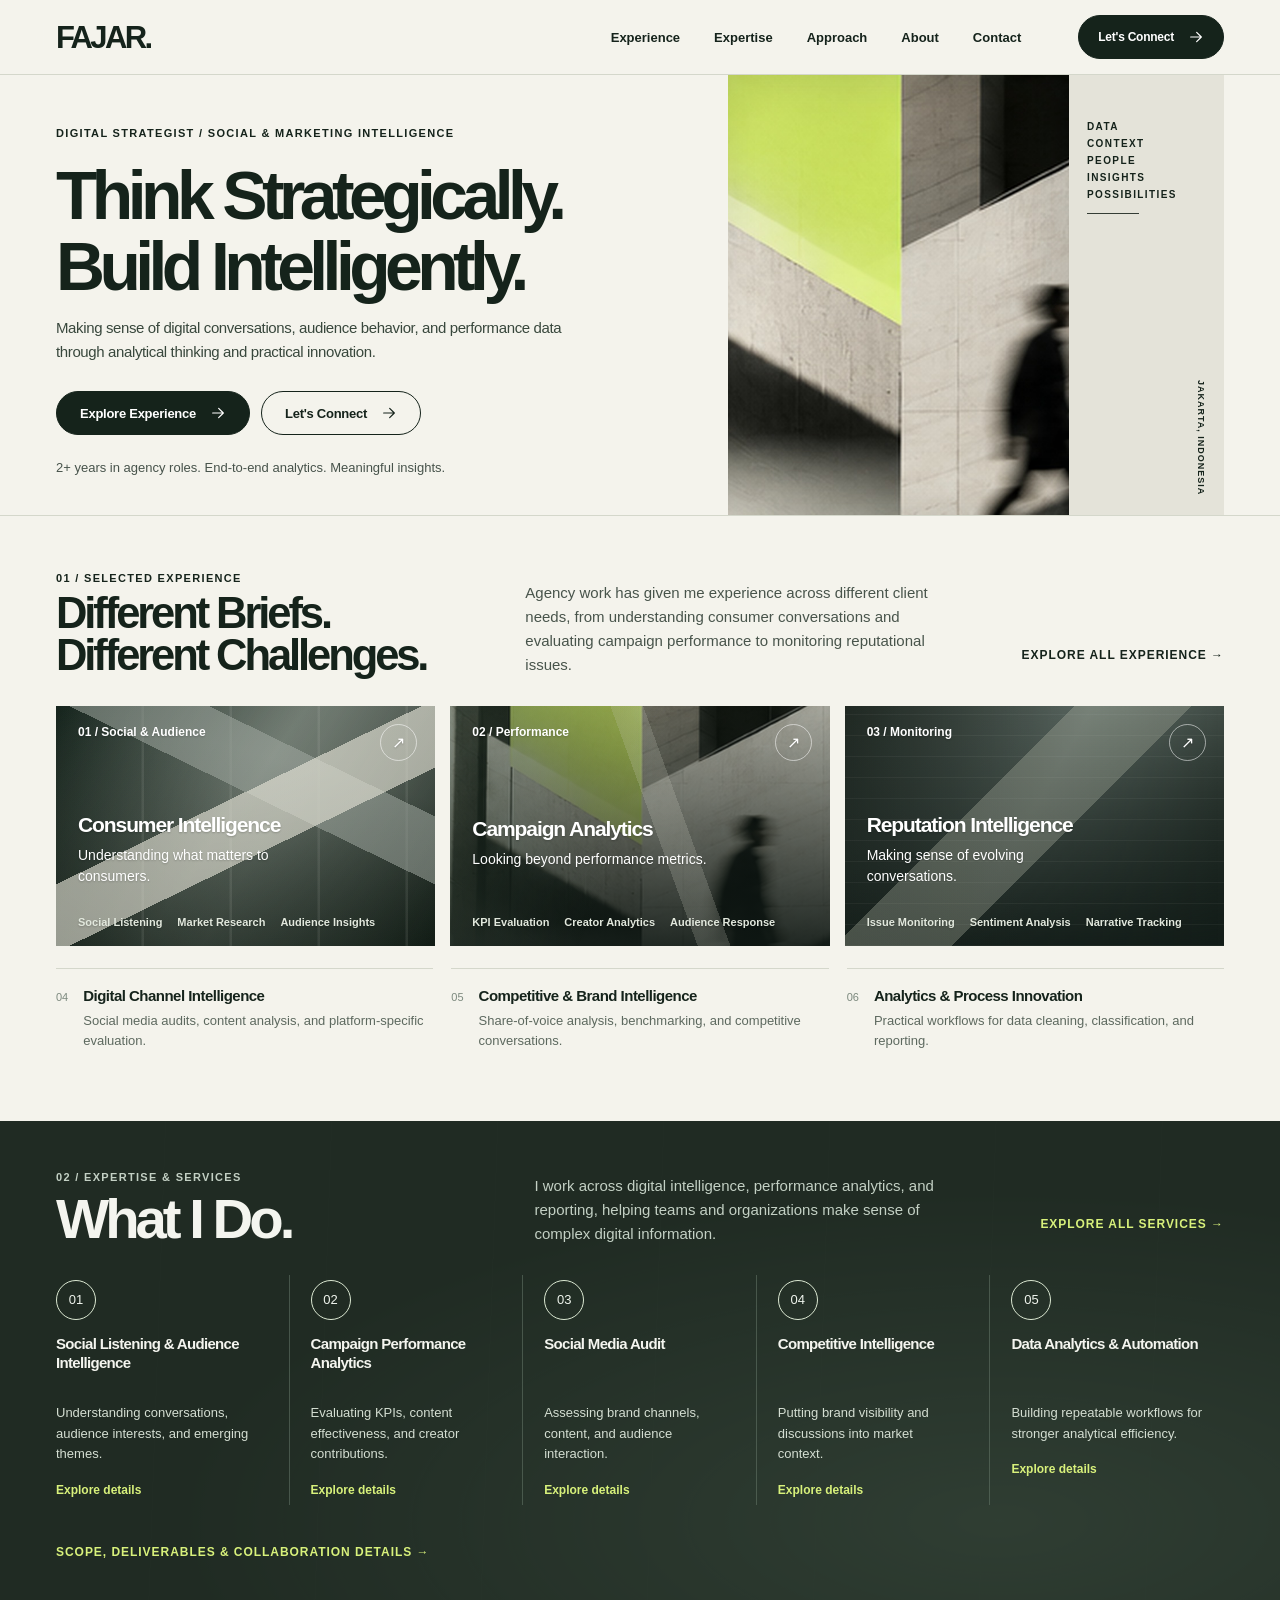
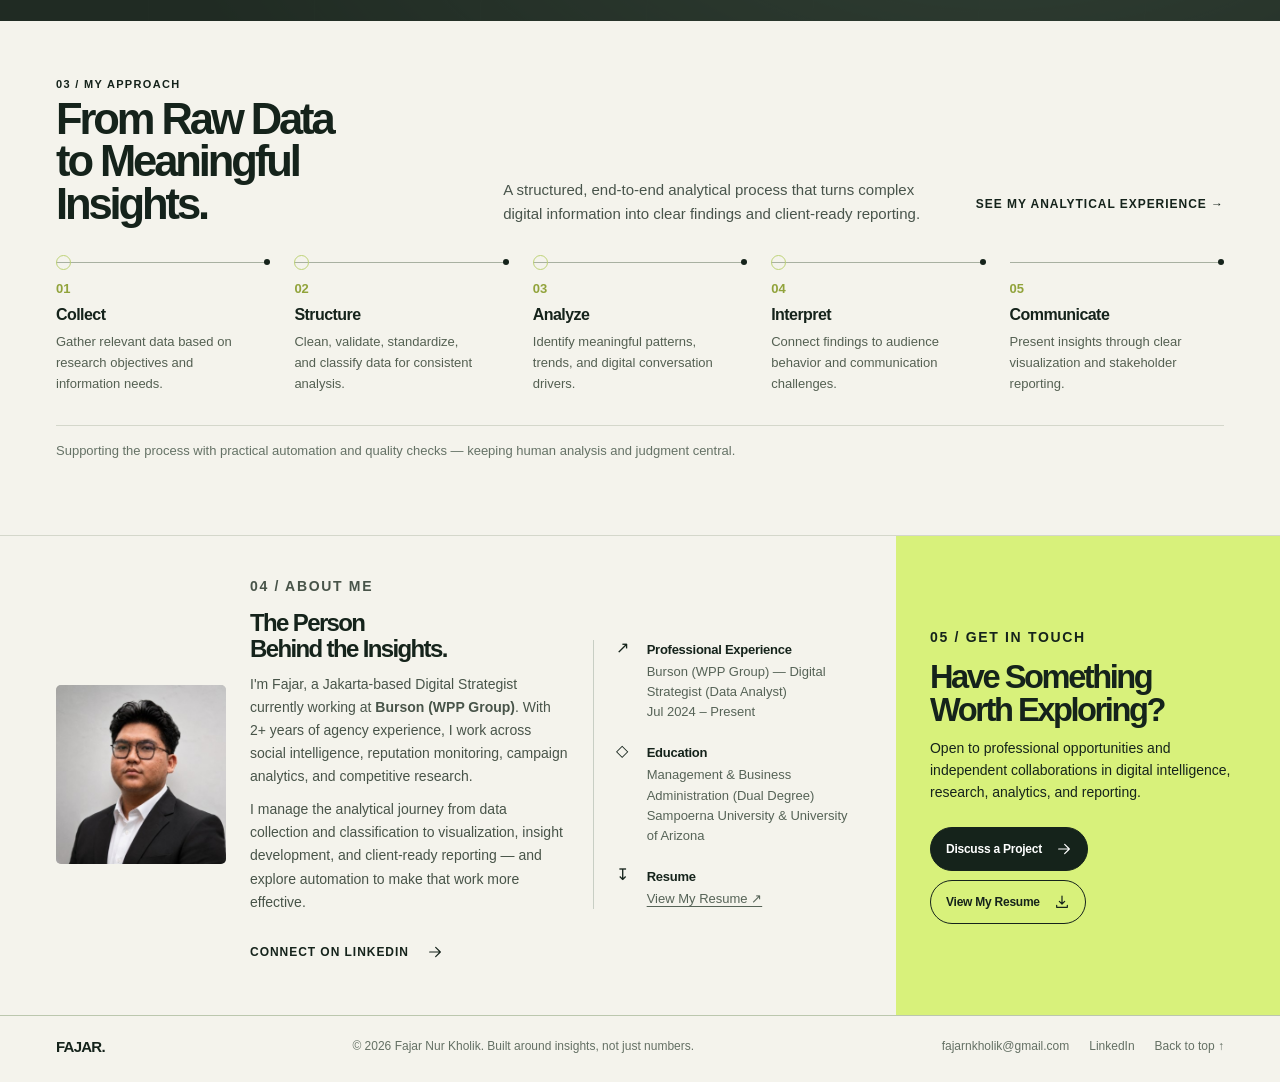
<file: site/index.html>
<!doctype html>
<!DOCTYPE html>

<html lang="en">
<head>
<meta charset="utf-8"/>
<meta content="width=device-width, initial-scale=1" name="viewport"/>
<meta content="#F4F3EC" name="theme-color"/>
<meta content="Fajar Nur Kholik is an agency-experienced Digital Strategist specializing in social and marketing intelligence, campaign analytics, reputation monitoring, and analytical automation." name="description"/>
<meta content="website" property="og:type"/>
<meta content="Fajar Nur Kholik — Think Strategically. Build Intelligently." property="og:title"/>
<meta content="Digital Strategist. Agency experience, end-to-end analytics, and meaningful insights." property="og:description"/>
<meta content="https://fajarnkholik10.github.io/assets/social-preview.jpg" property="og:image"/>
<meta content="light" name="color-scheme"/>
<title>Fajar Nur Kholik — Digital Strategist</title>
<link href="assets/favicon.svg" rel="icon" type="image/svg+xml"/>
<script>document.documentElement.classList.add('js')</script>
<link href="assets/styles.css" rel="stylesheet"/><meta content="https://fajarnkholik10.github.io/" property="og:url"/><link href="https://fajarnkholik10.github.io/" rel="canonical"/><meta content="summary_large_image" name="twitter:card"/></head>
<body><a class="skip-link" href="#main-content">Skip to content</a>
<svg aria-hidden="true" style="position:absolute;width:0;height:0;overflow:hidden" xmlns="http://www.w3.org/2000/svg">
<symbol id="icon-arrow" viewbox="0 0 24 24"><path d="M4 12h16m-7-7 7 7-7 7" fill="none" stroke="currentColor" stroke-linecap="round" stroke-linejoin="round" stroke-width="1.8"></path></symbol>
<symbol id="icon-download" viewbox="0 0 24 24"><path d="M12 3v12m-4-4 4 4 4-4M4 17v3h16v-3" fill="none" stroke="currentColor" stroke-linecap="round" stroke-linejoin="round" stroke-width="1.8"></path></symbol>
<symbol id="icon-menu" viewbox="0 0 24 24"><path d="M3 7h18M3 12h18M3 17h18" fill="none" stroke="currentColor" stroke-linecap="round" stroke-width="1.8"></path></symbol>
<symbol id="icon-close" viewbox="0 0 24 24"><path d="m5 5 14 14M19 5 5 19" fill="none" stroke="currentColor" stroke-linecap="round" stroke-width="1.8"></path></symbol>
</svg>
<header class="site-header" id="top">
<nav aria-label="Primary navigation" class="nav-bar container">
<a aria-label="Fajar Nur Kholik — back to top" class="brand" href="index.html">FAJAR.</a>
<div class="nav-links" id="nav-links">
<a aria-label="Explore all professional experience areas" href="experience.html">Experience</a>
<a href="services.html">Expertise</a>
<a href="#approach">Approach</a>
<a href="#about">About</a>
<a href="#contact">Contact</a>
</div>
<a class="button button--small button--dark header-cta" href="mailto:fajarnkholik@gmail.com?subject=Hello%20Fajar%20-%20Portfolio%20Inquiry">Let's Connect <svg aria-hidden="true"><use href="#icon-arrow"></use></svg></a>
<button aria-controls="nav-links" aria-expanded="false" aria-label="Open navigation menu" class="menu-button" id="menu-toggle" type="button"><svg aria-hidden="true"><use href="#icon-menu" id="menu-use"></use></svg></button>
</nav>
</header>
<main id="main-content">
<section aria-labelledby="hero-title" class="hero">
<div class="container hero-shell">
<div class="hero-content">
<p class="eyebrow">Digital Strategist / Social &amp; Marketing Intelligence</p>
<h1 class="hero-title" id="hero-title"><span>Think Strategically.</span><span>Build Intelligently.</span></h1>
<p class="hero-lead">Making sense of digital conversations, audience behavior, and performance data through analytical thinking and practical innovation.</p>
<div class="hero-actions">
<a class="button button--dark" href="experience.html">Explore Experience <svg aria-hidden="true"><use href="#icon-arrow"></use></svg></a>
<a class="button button--outline" href="mailto:fajarnkholik@gmail.com?subject=Hello%20Fajar%20-%20Portfolio%20Inquiry">Let's Connect <svg aria-hidden="true"><use href="#icon-arrow"></use></svg></a>
</div>
<p class="hero-under">2+ years in agency roles. End-to-end analytics. Meaningful insights.</p>
</div>
<div aria-label="Editorial architectural imagery illustrating clarity and forward movement" class="hero-visual" role="img">
<div class="hero-photography"><img alt="" fetchpriority="high" height="765" src="assets/hero-editorial.jpg" width="912"/></div>
<div class="visual-side"><div><p class="eyebrow">Data<br/>Context<br/>People<br/>Insights<br/>Possibilities</p><div class="bar"></div></div><span class="vertical">Jakarta, Indonesia</span></div>
</div>
</div>
</section>
<section aria-labelledby="experience-title" class="experience" id="experience">
<div class="container">
<div class="section-intro reveal">
<div><p class="eyebrow">01 / Selected Experience</p><h2 class="section-title" id="experience-title">Different Briefs.<br/>Different Challenges.</h2></div>
<p>Agency work has given me experience across different client needs, from understanding consumer conversations and evaluating campaign performance to monitoring reputational issues.</p>
<a class="inline-link" href="experience.html">Explore All Experience →</a>
</div>
<div class="experience-grid reveal">
<a aria-label="Explore Consumer Intelligence experience" class="experience-card experience-card--consumer" href="experience.html#consumer">
<span class="exp-index">01 / Social &amp; Audience</span><span aria-hidden="true" class="exp-cta">↗</span>
<span class="exp-content"><span class="exp-title">Consumer Intelligence</span><span class="exp-copy">Understanding what matters to consumers.</span><span class="exp-tags"><span>Social Listening</span><span>Market Research</span><span>Audience Insights</span></span></span>
</a>
<a aria-label="Explore Campaign Analytics experience" class="experience-card experience-card--campaign" href="experience.html#campaign">
<span class="exp-index">02 / Performance</span><span aria-hidden="true" class="exp-cta">↗</span>
<span class="exp-content"><span class="exp-title">Campaign Analytics</span><span class="exp-copy">Looking beyond performance metrics.</span><span class="exp-tags"><span>KPI Evaluation</span><span>Creator Analytics</span><span>Audience Response</span></span></span>
</a>
<a aria-label="Explore Reputation Intelligence experience" class="experience-card experience-card--reputation" href="experience.html#reputation">
<span class="exp-index">03 / Monitoring</span><span aria-hidden="true" class="exp-cta">↗</span>
<span class="exp-content"><span class="exp-title">Reputation Intelligence</span><span class="exp-copy">Making sense of evolving conversations.</span><span class="exp-tags"><span>Issue Monitoring</span><span>Sentiment Analysis</span><span>Narrative Tracking</span></span></span>
</a>
</div>
<div aria-label="Additional experience" class="more-experience reveal" id="more-experience">
<a aria-label="Explore Digital Channel Intelligence experience" class="more-item" href="experience.html#digital"><span class="num">04</span><div><strong>Digital Channel Intelligence</strong><p>Social media audits, content analysis, and platform-specific evaluation.</p></div></a>
<a aria-label="Explore Competitive &amp; Brand Intelligence experience" class="more-item" href="experience.html#competitive"><span class="num">05</span><div><strong>Competitive &amp; Brand Intelligence</strong><p>Share-of-voice analysis, benchmarking, and competitive conversations.</p></div></a>
<a aria-label="Explore Analytics &amp; Process Innovation experience" class="more-item" href="experience.html#automation"><span class="num">06</span><div><strong>Analytics &amp; Process Innovation</strong><p>Practical workflows for data cleaning, classification, and reporting.</p></div></a>
</div>
</div>
</section>
<section aria-labelledby="expertise-title" class="services" id="expertise">
<div class="container">
<div class="section-intro reveal">
<div><p class="eyebrow">02 / Expertise &amp; Services</p><h2 class="section-title" id="expertise-title">What I Do.</h2></div>
<p>I work across digital intelligence, performance analytics, and reporting, helping teams and organizations make sense of complex digital information.</p>
<a class="inline-link" href="services.html">Explore All Services →</a>
</div>
<div class="services-grid reveal">
<details class="service-item"><summary><span class="service-number">01</span><strong>Social Listening &amp; Audience Intelligence</strong><span class="service-short">Understanding conversations, audience interests, and emerging themes.</span><span class="service-more">Explore details</span></summary><div class="service-details">Conversation monitoring, keyword design, sentiment and topic classification, and qualitative insight development.<b>Possible deliverables</b>Social intelligence report, audience findings, conversation landscape.</div></details>
<details class="service-item"><summary><span class="service-number">02</span><strong>Campaign Performance Analytics</strong><span class="service-short">Evaluating KPIs, content effectiveness, and creator contributions.</span><span class="service-more">Explore details</span></summary><div class="service-details">Campaign measurement, KPI comparison, creator/KOL evaluation, and audience-response analysis.<b>Possible deliverables</b>Campaign evaluation, performance dashboard, analytical summary.</div></details>
<details class="service-item"><summary><span class="service-number">03</span><strong>Social Media Audit</strong><span class="service-short">Assessing brand channels, content, and audience interaction.</span><span class="service-more">Explore details</span></summary><div class="service-details">Content pillar reviews, format analysis, posting patterns, platform usage, and engagement interpretation.<b>Possible deliverables</b>Channel audit, content assessment, improvement opportunities.</div></details>
<details class="service-item"><summary><span class="service-number">04</span><strong>Competitive Intelligence</strong><span class="service-short">Putting brand visibility and discussions into market context.</span><span class="service-more">Explore details</span></summary><div class="service-details">Competitive benchmarking, share-of-voice comparison, category conversations, and content-positioning analysis.<b>Possible deliverables</b>Competitive overview, share-of-voice report, market insights.</div></details>
<details class="service-item"><summary><span class="service-number">05</span><strong>Data Analytics &amp; Automation</strong><span class="service-short">Building repeatable workflows for stronger analytical efficiency.</span><span class="service-more">Explore details</span></summary><div class="service-details">Data cleaning, validation, taxonomy-led classification, spreadsheet processing, and practical automation.<b>Possible deliverables</b>Structured datasets, processing workflows, reporting utilities.</div></details>
</div>
<p class="reveal" style="margin:25px 0 0"><a class="inline-link" href="services.html">Scope, deliverables &amp; collaboration details →</a></p></div>
</section>
<section aria-labelledby="approach-title" class="approach" id="approach">
<div class="container">
<div class="section-intro reveal">
<div><p class="eyebrow">03 / My Approach</p><h2 class="section-title" id="approach-title">From Raw Data<br/>to Meaningful Insights.</h2></div>
<p>A structured, end-to-end analytical process that turns complex digital information into clear findings and client-ready reporting.</p>
<a class="inline-link" href="experience.html">See My Analytical Experience →</a>
</div>
<div class="approach-grid reveal">
<div class="step"><div class="step-number">01</div><h3 class="step-title">Collect</h3><p>Gather relevant data based on research objectives and information needs.</p></div>
<div class="step"><div class="step-number">02</div><h3 class="step-title">Structure</h3><p>Clean, validate, standardize, and classify data for consistent analysis.</p></div>
<div class="step"><div class="step-number">03</div><h3 class="step-title">Analyze</h3><p>Identify meaningful patterns, trends, and digital conversation drivers.</p></div>
<div class="step"><div class="step-number">04</div><h3 class="step-title">Interpret</h3><p>Connect findings to audience behavior and communication challenges.</p></div>
<div class="step"><div class="step-number">05</div><h3 class="step-title">Communicate</h3><p>Present insights through clear visualization and stakeholder reporting.</p></div>
</div>
<p class="approach-note reveal">Supporting the process with practical automation and quality checks — keeping human analysis and judgment central.</p>
</div>
</section>
<div class="lower">
<section aria-labelledby="about-title" class="about" id="about">
<div class="portrait reveal"><img alt="Professional portrait of Fajar Nur Kholik" height="400" loading="lazy" src="assets/fajar-profile.jpg" width="400"/></div>
<div class="about-main reveal">
<p class="eyebrow">04 / About Me</p>
<h2 id="about-title">The Person<br/>Behind the Insights.</h2>
<p>I'm Fajar, a Jakarta-based Digital Strategist currently working at <strong>Burson (WPP Group)</strong>. With 2+ years of agency experience, I work across social intelligence, reputation monitoring, campaign analytics, and competitive research.</p>
<p>I manage the analytical journey from data collection and classification to visualization, insight development, and client-ready reporting — and explore automation to make that work more effective.</p>
<a class="inline-link" href="https://www.linkedin.com/in/fajarnurkholik/" rel="noopener noreferrer" target="_blank">Connect on LinkedIn <svg aria-hidden="true"><use href="#icon-arrow"></use></svg></a>
</div>
<div class="about-facts reveal">
<div class="about-fact"><span aria-hidden="true" class="fact-icon">↗</span><div><strong>Professional Experience</strong><p>Burson (WPP Group) — Digital Strategist (Data Analyst)<br/>Jul 2024 – Present</p></div></div>
<div class="about-fact"><span aria-hidden="true" class="fact-icon">◇</span><div><strong>Education</strong><p>Management &amp; Business Administration (Dual Degree)<br/>Sampoerna University &amp; University of Arizona</p></div></div>
<div class="about-fact"><span aria-hidden="true" class="fact-icon">↧</span><div><strong>Resume</strong><p><a href="Fajar_Nur_Kholik_CV.pdf" rel="noopener" target="_blank">View My Resume ↗</a></p></div></div>
</div>
</section>
<section aria-labelledby="contact-title" class="contact" id="contact">
<p class="eyebrow">05 / Get in Touch</p>
<h2 id="contact-title">Have Something<br/>Worth Exploring?</h2>
<p>Open to professional opportunities and independent collaborations in digital intelligence, research, analytics, and reporting.</p>
<div class="contact-buttons">
<a class="button button--dark" href="mailto:fajarnkholik@gmail.com?subject=Project%20Inquiry%20-%20Fajar%20Nur%20Kholik">Discuss a Project <svg aria-hidden="true"><use href="#icon-arrow"></use></svg></a>
<a class="button button--outline" href="Fajar_Nur_Kholik_CV.pdf" rel="noopener" target="_blank">View My Resume <svg aria-hidden="true"><use href="#icon-download"></use></svg></a>
</div>
</section>
</div>
</main>
<footer class="footer"><div class="container footer-content"><strong>FAJAR.</strong><span>© <span id="year">2026</span> Fajar Nur Kholik. Built around insights, not just numbers.</span><div class="footer-links"><a href="mailto:fajarnkholik@gmail.com">fajarnkholik@gmail.com</a><a href="https://www.linkedin.com/in/fajarnurkholik/" rel="noopener noreferrer" target="_blank">LinkedIn</a><a href="#top">Back to top ↑</a></div></div></footer>
<script defer="True" src="assets/site.js"></script></body>
</html>
</file>
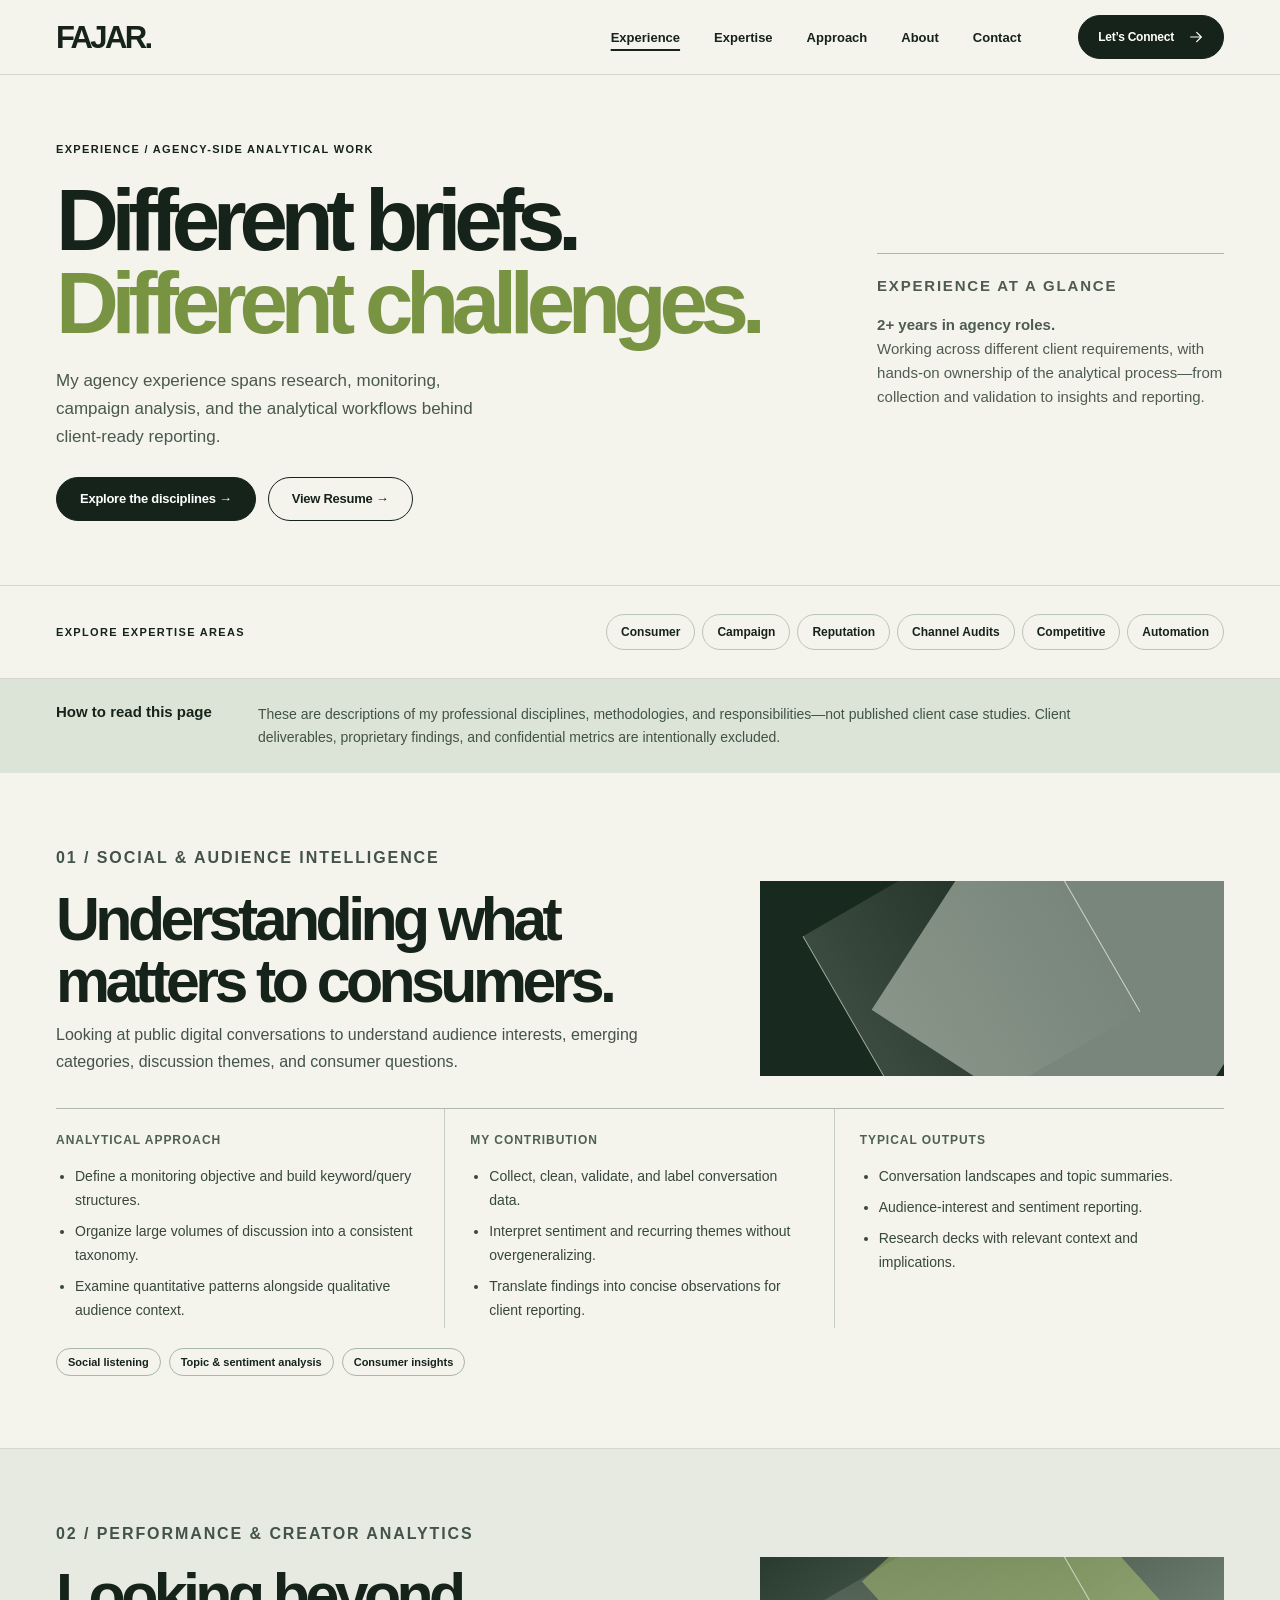
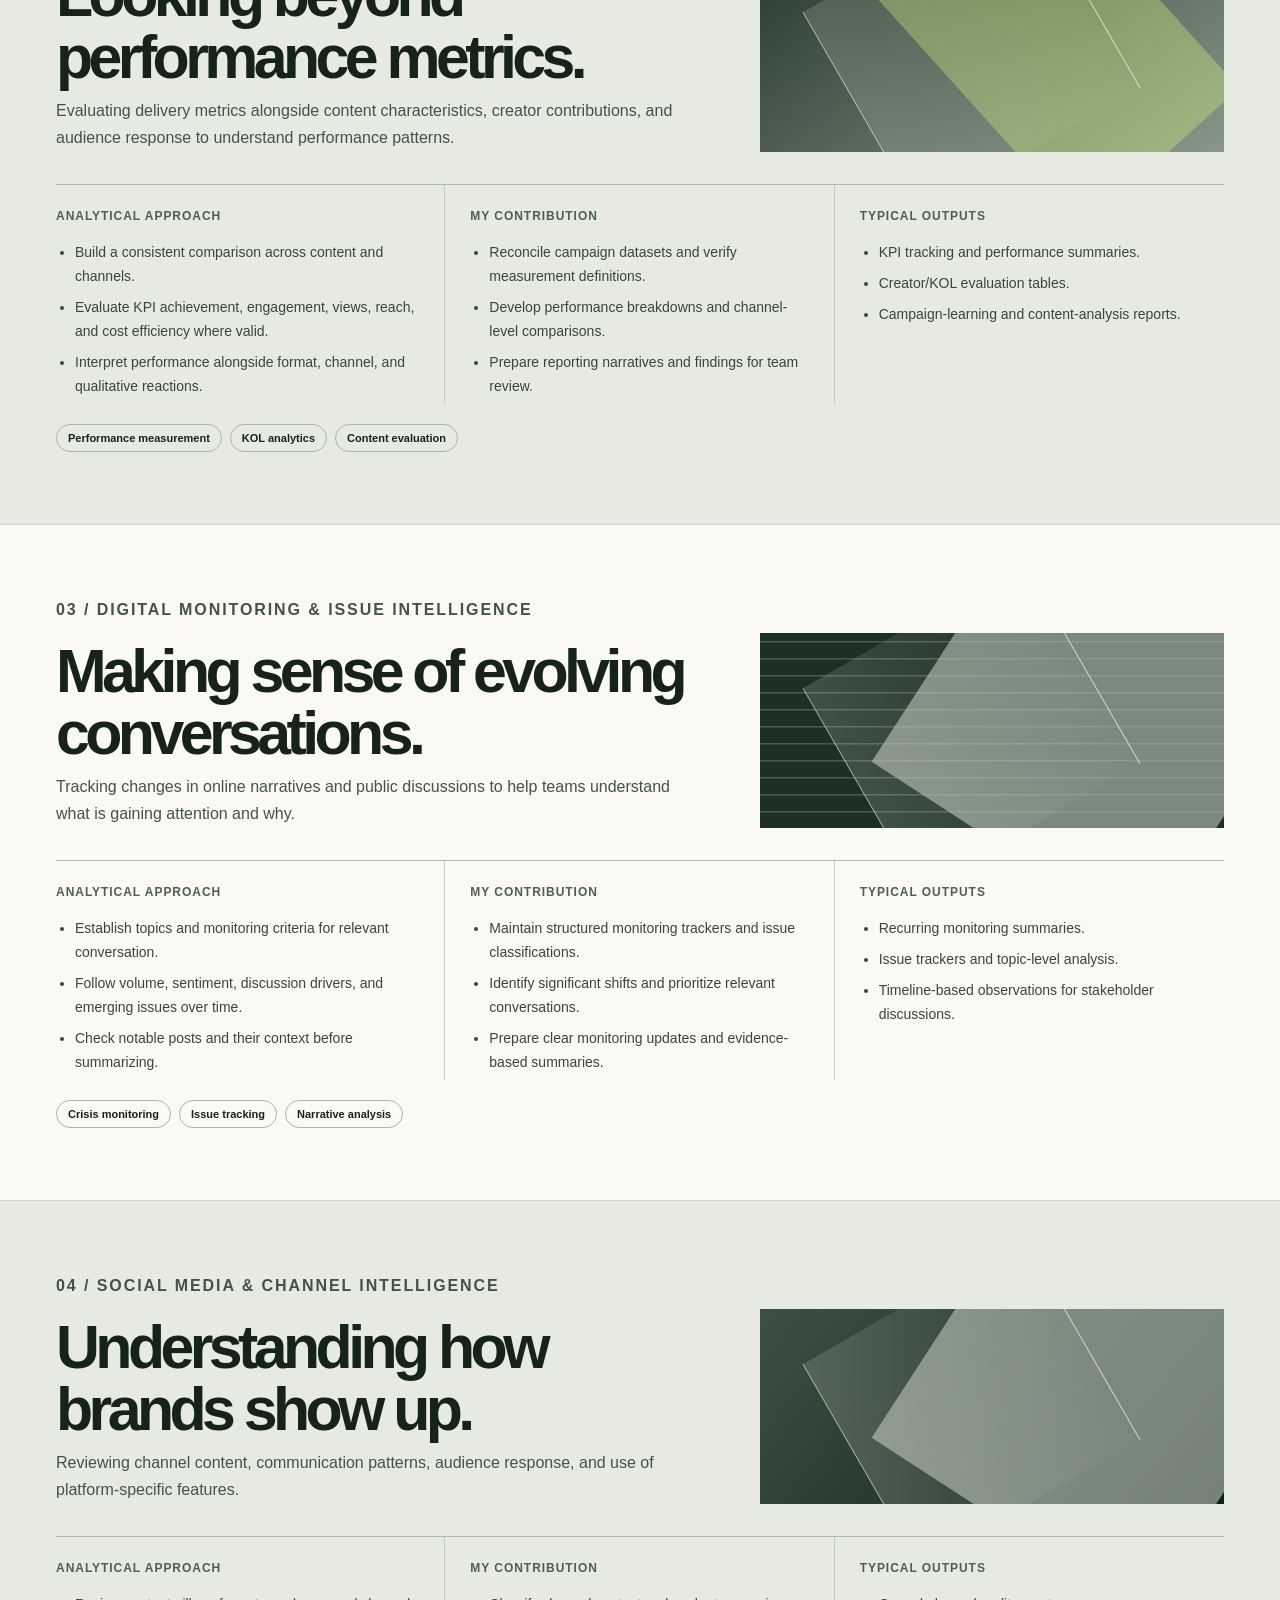
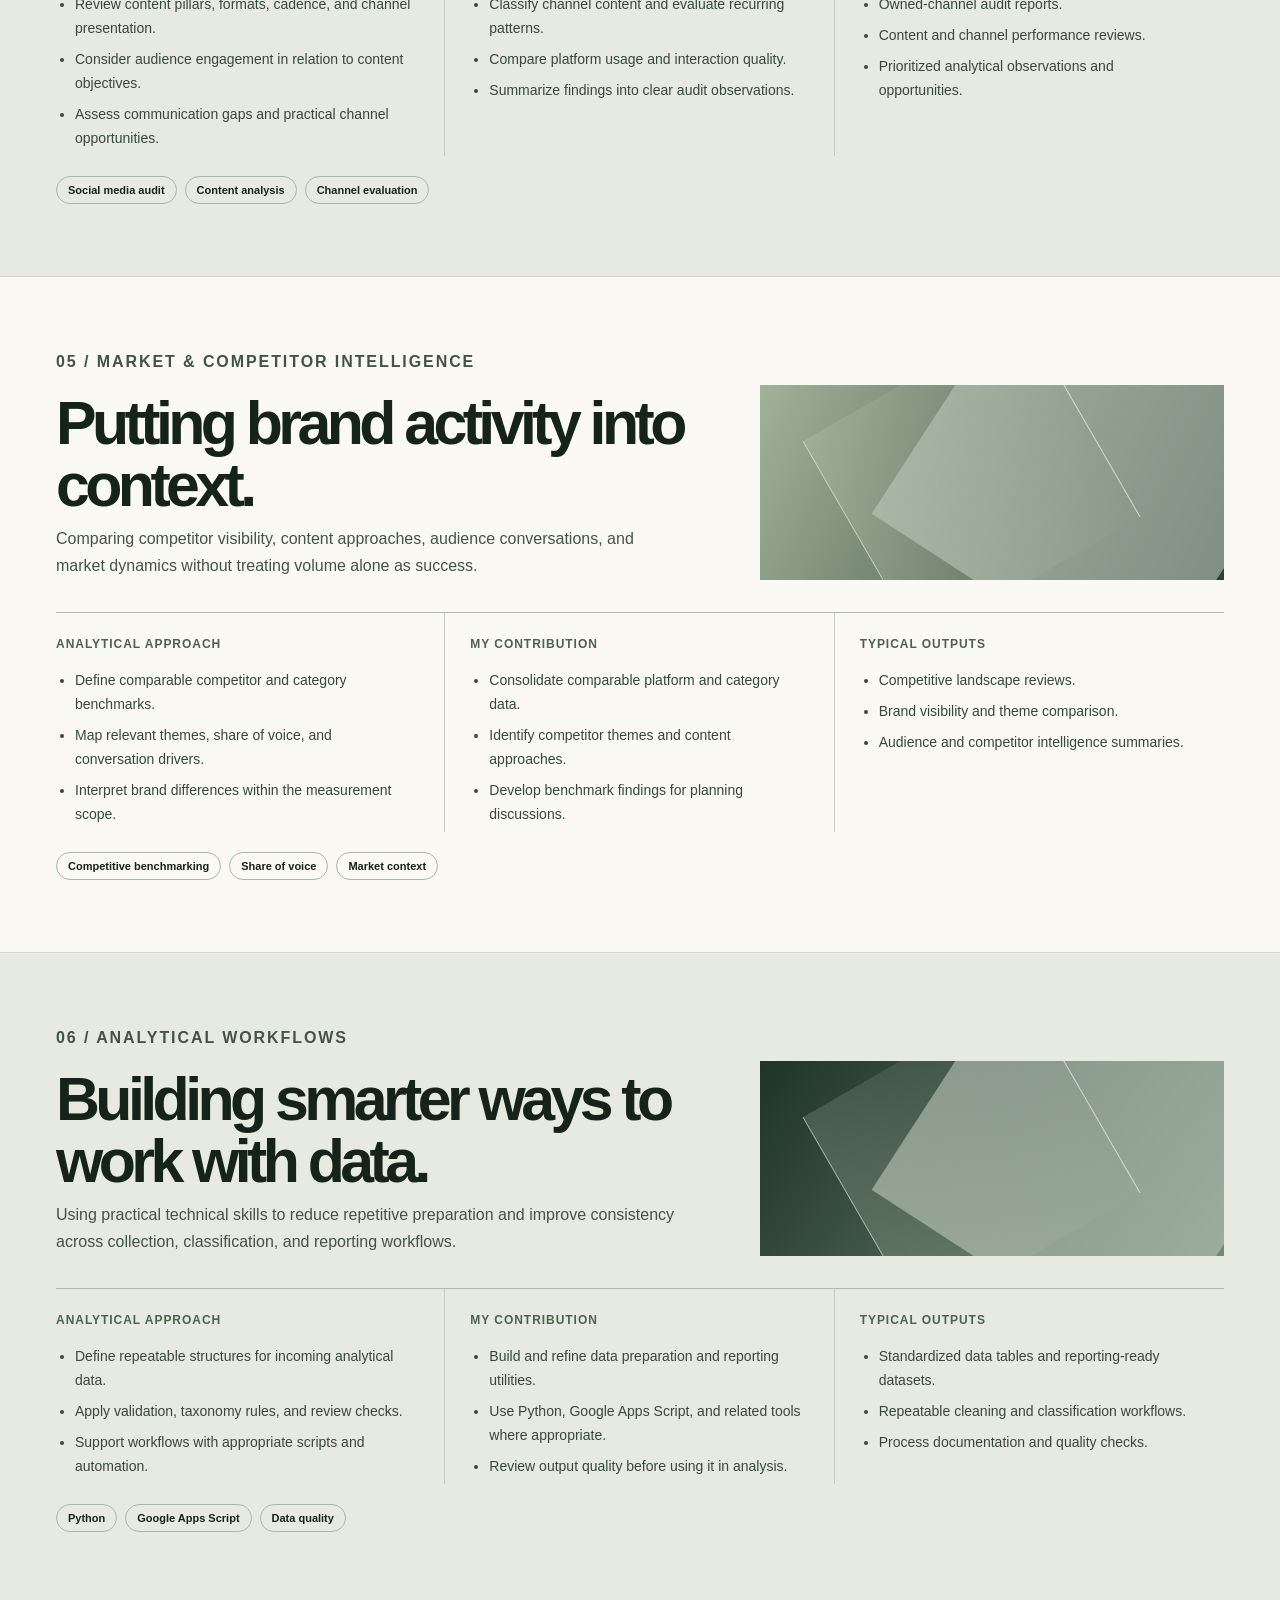
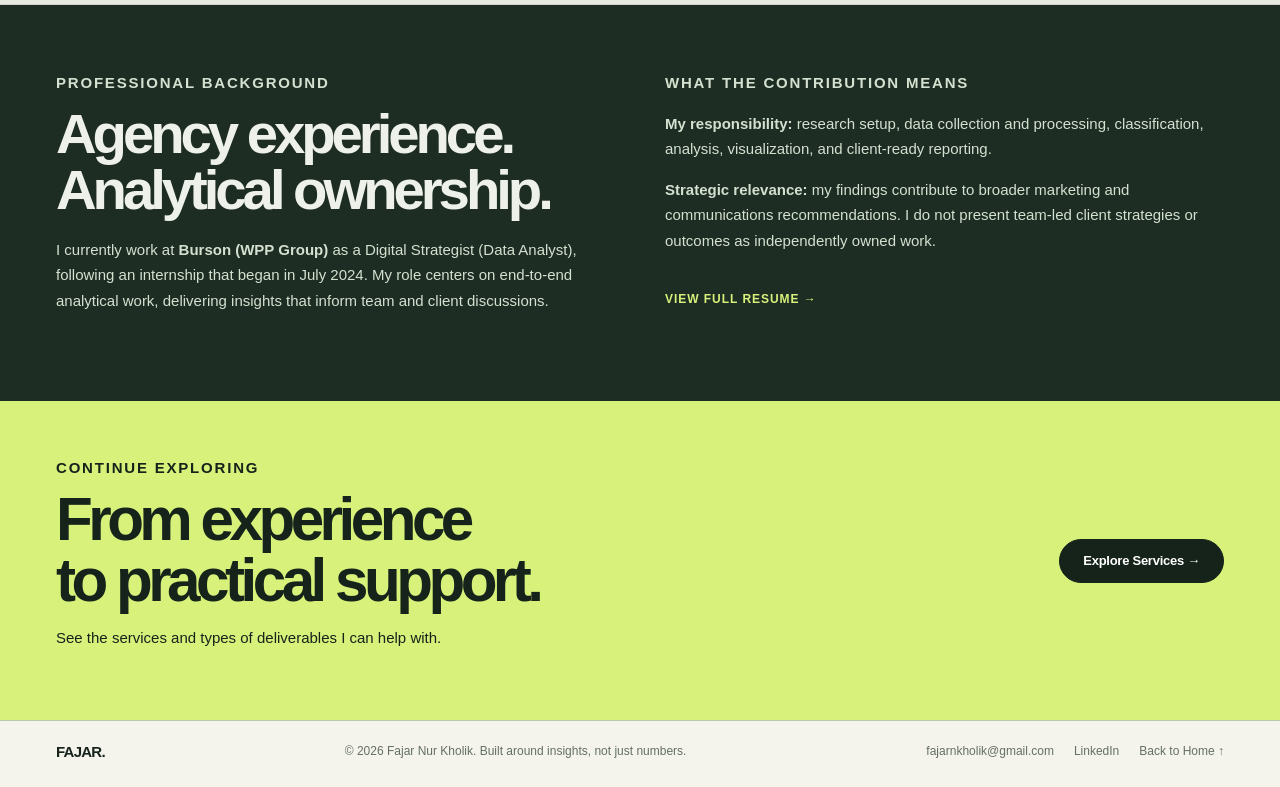
<file: site/experience.html>
<!doctype html>
<!DOCTYPE html>
<html lang="en"><head><meta charset="utf-8"/><meta content="width=device-width, initial-scale=1" name="viewport"/><meta content="#F4F3EC" name="theme-color"/><meta content="Explore Fajar Nur Kholik’s agency experience across social listening, campaign analytics, reputation monitoring, channel audits, competitive analysis, and analytical workflows." name="description"/><meta content="light" name="color-scheme"/><meta content="website" property="og:type"/><meta content="Experience — Fajar Nur Kholik" property="og:title"/><meta content="Explore Fajar Nur Kholik’s agency experience across social listening, campaign analytics, reputation monitoring, channel audits, competitive analysis, and analytical workflows." property="og:description"/><meta content="https://fajarnkholik10.github.io/assets/social-preview.jpg" property="og:image"/><title>Experience — Fajar Nur Kholik</title><link href="assets/favicon.svg" rel="icon" type="image/svg+xml"/><link href="assets/styles.css" rel="stylesheet"/><script>document.documentElement.classList.add('js')</script><meta content="https://fajarnkholik10.github.io/experience.html" property="og:url"/><link href="https://fajarnkholik10.github.io/experience.html" rel="canonical"/><meta content="summary_large_image" name="twitter:card"/></head><body><a class="skip-link" href="#main-content">Skip to content</a><svg aria-hidden="true" style="position:absolute;width:0;height:0;overflow:hidden" xmlns="http://www.w3.org/2000/svg"><symbol id="icon-arrow" viewbox="0 0 24 24"><path d="M4 12h16m-7-7 7 7-7 7" fill="none" stroke="currentColor" stroke-linecap="round" stroke-linejoin="round" stroke-width="1.8"></path></symbol><symbol id="icon-menu" viewbox="0 0 24 24"><path d="M3 7h18M3 12h18M3 17h18" fill="none" stroke="currentColor" stroke-linecap="round" stroke-width="1.8"></path></symbol><symbol id="icon-close" viewbox="0 0 24 24"><path d="m5 5 14 14M19 5 5 19" fill="none" stroke="currentColor" stroke-linecap="round" stroke-width="1.8"></path></symbol></svg>
<header class="site-header" id="top"><nav aria-label="Primary navigation" class="nav-bar container"><a aria-label="Fajar Nur Kholik — home" class="brand" href="index.html">FAJAR.</a><div class="nav-links" id="nav-links"><a aria-current="page" href="experience.html">Experience</a><a href="services.html">Expertise</a><a href="index.html#approach">Approach</a><a href="index.html#about">About</a><a href="index.html#contact">Contact</a></div><a class="button button--small button--dark header-cta" href="mailto:fajarnkholik@gmail.com?subject=Hello%20Fajar%20-%20Portfolio%20Inquiry">Let’s Connect <svg aria-hidden="true"><use href="#icon-arrow"></use></svg></a><button aria-controls="nav-links" aria-expanded="false" aria-label="Open navigation menu" class="menu-button" id="menu-toggle" type="button"><svg aria-hidden="true"><use href="#icon-menu" id="menu-use"></use></svg></button></nav></header><main id="main-content"><section aria-labelledby="experience-page-title" class="page-intro"><div class="container page-intro__grid"><div><p class="eyebrow">Experience / Agency-side analytical work</p><h1 id="experience-page-title">Different briefs.<br/><em>Different challenges.</em></h1><p class="page-intro__copy">My agency experience spans research, monitoring, campaign analysis, and the analytical workflows behind client-ready reporting.</p><div class="page-intro__actions"><a class="button button--dark" href="#consumer">Explore the disciplines →</a><a class="button button--outline" href="Fajar_Nur_Kholik_CV.pdf" rel="noopener" target="_blank">View Resume →</a></div></div><aside class="page-intro__aside"><p class="eyebrow">Experience at a glance</p><p><strong>2+ years in agency roles.</strong><br/>Working across different client requirements, with hands-on ownership of the analytical process—from collection and validation to insights and reporting.</p></aside></div></section>
<section aria-label="Experience directory" class="directory"><div class="container directory__inner"><p class="eyebrow">Explore expertise areas</p><div class="directory__links"><a href="#consumer">Consumer</a><a href="#campaign">Campaign</a><a href="#reputation">Reputation</a><a href="#digital">Channel Audits</a><a href="#competitive">Competitive</a><a href="#automation">Automation</a></div></div></section>
<div class="proof-note"><div class="container proof-note__inner"><strong>How to read this page</strong><p>These are descriptions of my professional disciplines, methodologies, and responsibilities—not published client case studies. Client deliverables, proprietary findings, and confidential metrics are intentionally excluded.</p></div></div><section aria-labelledby="consumer-title" class="experience-detail" id="consumer"><div class="container"><div class="detail-top reveal"><div><p class="eyebrow">01 / Social &amp; audience intelligence</p><h2 id="consumer-title">Understanding what matters to consumers.</h2><p>Looking at public digital conversations to understand audience interests, emerging categories, discussion themes, and consumer questions.</p></div><div aria-hidden="true" class="detail-mark detail-mark--consumer"></div></div><div class="detail-grid reveal"><div class="detail-block"><h3>Analytical approach</h3><ul><li>Define a monitoring objective and build keyword/query structures.</li><li>Organize large volumes of discussion into a consistent taxonomy.</li><li>Examine quantitative patterns alongside qualitative audience context.</li></ul></div><div class="detail-block"><h3>My contribution</h3><ul><li>Collect, clean, validate, and label conversation data.</li><li>Interpret sentiment and recurring themes without overgeneralizing.</li><li>Translate findings into concise observations for client reporting.</li></ul></div><div class="detail-block"><h3>Typical outputs</h3><ul><li>Conversation landscapes and topic summaries.</li><li>Audience-interest and sentiment reporting.</li><li>Research decks with relevant context and implications.</li></ul></div></div><div class="detail-tags reveal"><span>Social listening</span><span>Topic &amp; sentiment analysis</span><span>Consumer insights</span></div></div></section><section aria-labelledby="campaign-title" class="experience-detail experience-detail--sage" id="campaign"><div class="container"><div class="detail-top reveal"><div><p class="eyebrow">02 / Performance &amp; creator analytics</p><h2 id="campaign-title">Looking beyond performance metrics.</h2><p>Evaluating delivery metrics alongside content characteristics, creator contributions, and audience response to understand performance patterns.</p></div><div aria-hidden="true" class="detail-mark detail-mark--campaign"></div></div><div class="detail-grid reveal"><div class="detail-block"><h3>Analytical approach</h3><ul><li>Build a consistent comparison across content and channels.</li><li>Evaluate KPI achievement, engagement, views, reach, and cost efficiency where valid.</li><li>Interpret performance alongside format, channel, and qualitative reactions.</li></ul></div><div class="detail-block"><h3>My contribution</h3><ul><li>Reconcile campaign datasets and verify measurement definitions.</li><li>Develop performance breakdowns and channel-level comparisons.</li><li>Prepare reporting narratives and findings for team review.</li></ul></div><div class="detail-block"><h3>Typical outputs</h3><ul><li>KPI tracking and performance summaries.</li><li>Creator/KOL evaluation tables.</li><li>Campaign-learning and content-analysis reports.</li></ul></div></div><div class="detail-tags reveal"><span>Performance measurement</span><span>KOL analytics</span><span>Content evaluation</span></div></div></section><section aria-labelledby="reputation-title" class="experience-detail experience-detail--light" id="reputation"><div class="container"><div class="detail-top reveal"><div><p class="eyebrow">03 / Digital monitoring &amp; issue intelligence</p><h2 id="reputation-title">Making sense of evolving conversations.</h2><p>Tracking changes in online narratives and public discussions to help teams understand what is gaining attention and why.</p></div><div aria-hidden="true" class="detail-mark detail-mark--reputation"></div></div><div class="detail-grid reveal"><div class="detail-block"><h3>Analytical approach</h3><ul><li>Establish topics and monitoring criteria for relevant conversation.</li><li>Follow volume, sentiment, discussion drivers, and emerging issues over time.</li><li>Check notable posts and their context before summarizing.</li></ul></div><div class="detail-block"><h3>My contribution</h3><ul><li>Maintain structured monitoring trackers and issue classifications.</li><li>Identify significant shifts and prioritize relevant conversations.</li><li>Prepare clear monitoring updates and evidence-based summaries.</li></ul></div><div class="detail-block"><h3>Typical outputs</h3><ul><li>Recurring monitoring summaries.</li><li>Issue trackers and topic-level analysis.</li><li>Timeline-based observations for stakeholder discussions.</li></ul></div></div><div class="detail-tags reveal"><span>Crisis monitoring</span><span>Issue tracking</span><span>Narrative analysis</span></div></div></section><section aria-labelledby="digital-title" class="experience-detail experience-detail--sage" id="digital"><div class="container"><div class="detail-top reveal"><div><p class="eyebrow">04 / Social media &amp; channel intelligence</p><h2 id="digital-title">Understanding how brands show up.</h2><p>Reviewing channel content, communication patterns, audience response, and use of platform-specific features.</p></div><div aria-hidden="true" class="detail-mark detail-mark--digital"></div></div><div class="detail-grid reveal"><div class="detail-block"><h3>Analytical approach</h3><ul><li>Review content pillars, formats, cadence, and channel presentation.</li><li>Consider audience engagement in relation to content objectives.</li><li>Assess communication gaps and practical channel opportunities.</li></ul></div><div class="detail-block"><h3>My contribution</h3><ul><li>Classify channel content and evaluate recurring patterns.</li><li>Compare platform usage and interaction quality.</li><li>Summarize findings into clear audit observations.</li></ul></div><div class="detail-block"><h3>Typical outputs</h3><ul><li>Owned-channel audit reports.</li><li>Content and channel performance reviews.</li><li>Prioritized analytical observations and opportunities.</li></ul></div></div><div class="detail-tags reveal"><span>Social media audit</span><span>Content analysis</span><span>Channel evaluation</span></div></div></section><section aria-labelledby="competitive-title" class="experience-detail experience-detail--light" id="competitive"><div class="container"><div class="detail-top reveal"><div><p class="eyebrow">05 / Market &amp; competitor intelligence</p><h2 id="competitive-title">Putting brand activity into context.</h2><p>Comparing competitor visibility, content approaches, audience conversations, and market dynamics without treating volume alone as success.</p></div><div aria-hidden="true" class="detail-mark detail-mark--competitive"></div></div><div class="detail-grid reveal"><div class="detail-block"><h3>Analytical approach</h3><ul><li>Define comparable competitor and category benchmarks.</li><li>Map relevant themes, share of voice, and conversation drivers.</li><li>Interpret brand differences within the measurement scope.</li></ul></div><div class="detail-block"><h3>My contribution</h3><ul><li>Consolidate comparable platform and category data.</li><li>Identify competitor themes and content approaches.</li><li>Develop benchmark findings for planning discussions.</li></ul></div><div class="detail-block"><h3>Typical outputs</h3><ul><li>Competitive landscape reviews.</li><li>Brand visibility and theme comparison.</li><li>Audience and competitor intelligence summaries.</li></ul></div></div><div class="detail-tags reveal"><span>Competitive benchmarking</span><span>Share of voice</span><span>Market context</span></div></div></section><section aria-labelledby="automation-title" class="experience-detail experience-detail--sage" id="automation"><div class="container"><div class="detail-top reveal"><div><p class="eyebrow">06 / Analytical workflows</p><h2 id="automation-title">Building smarter ways to work with data.</h2><p>Using practical technical skills to reduce repetitive preparation and improve consistency across collection, classification, and reporting workflows.</p></div><div aria-hidden="true" class="detail-mark detail-mark--automation"></div></div><div class="detail-grid reveal"><div class="detail-block"><h3>Analytical approach</h3><ul><li>Define repeatable structures for incoming analytical data.</li><li>Apply validation, taxonomy rules, and review checks.</li><li>Support workflows with appropriate scripts and automation.</li></ul></div><div class="detail-block"><h3>My contribution</h3><ul><li>Build and refine data preparation and reporting utilities.</li><li>Use Python, Google Apps Script, and related tools where appropriate.</li><li>Review output quality before using it in analysis.</li></ul></div><div class="detail-block"><h3>Typical outputs</h3><ul><li>Standardized data tables and reporting-ready datasets.</li><li>Repeatable cleaning and classification workflows.</li><li>Process documentation and quality checks.</li></ul></div></div><div class="detail-tags reveal"><span>Python</span><span>Google Apps Script</span><span>Data quality</span></div></div></section><section class="experience-closing"><div class="container experience-closing__grid"><div><p class="eyebrow">Professional background</p><h2>Agency experience.<br/>Analytical ownership.</h2><p>I currently work at <strong>Burson (WPP Group)</strong> as a Digital Strategist (Data Analyst), following an internship that began in July 2024. My role centers on end-to-end analytical work, delivering insights that inform team and client discussions.</p></div><div><p class="eyebrow">What the contribution means</p><p><strong>My responsibility:</strong> research setup, data collection and processing, classification, analysis, visualization, and client-ready reporting.</p><p><strong>Strategic relevance:</strong> my findings contribute to broader marketing and communications recommendations. I do not present team-led client strategies or outcomes as independently owned work.</p><p style="margin-top:24px"><a class="inline-link" href="Fajar_Nur_Kholik_CV.pdf" rel="noopener" target="_blank">View Full Resume →</a></p></div></div></section><section class="contact-band"><div class="container contact-band__inner"><div><p class="eyebrow">Continue exploring</p><h2>From experience<br/>to practical support.</h2><p>See the services and types of deliverables I can help with.</p></div><a class="button button--dark" href="services.html">Explore Services →</a></div></section></main><footer class="footer"><div class="container footer-content"><strong>FAJAR.</strong><span>© <span id="year">2026</span> Fajar Nur Kholik. Built around insights, not just numbers.</span><div class="footer-links"><a href="mailto:fajarnkholik@gmail.com">fajarnkholik@gmail.com</a><a href="https://www.linkedin.com/in/fajarnurkholik/" rel="noopener noreferrer" target="_blank">LinkedIn</a><a href="index.html">Back to Home ↑</a></div></div></footer><script defer="" src="assets/site.js"></script></body></html>
</file>
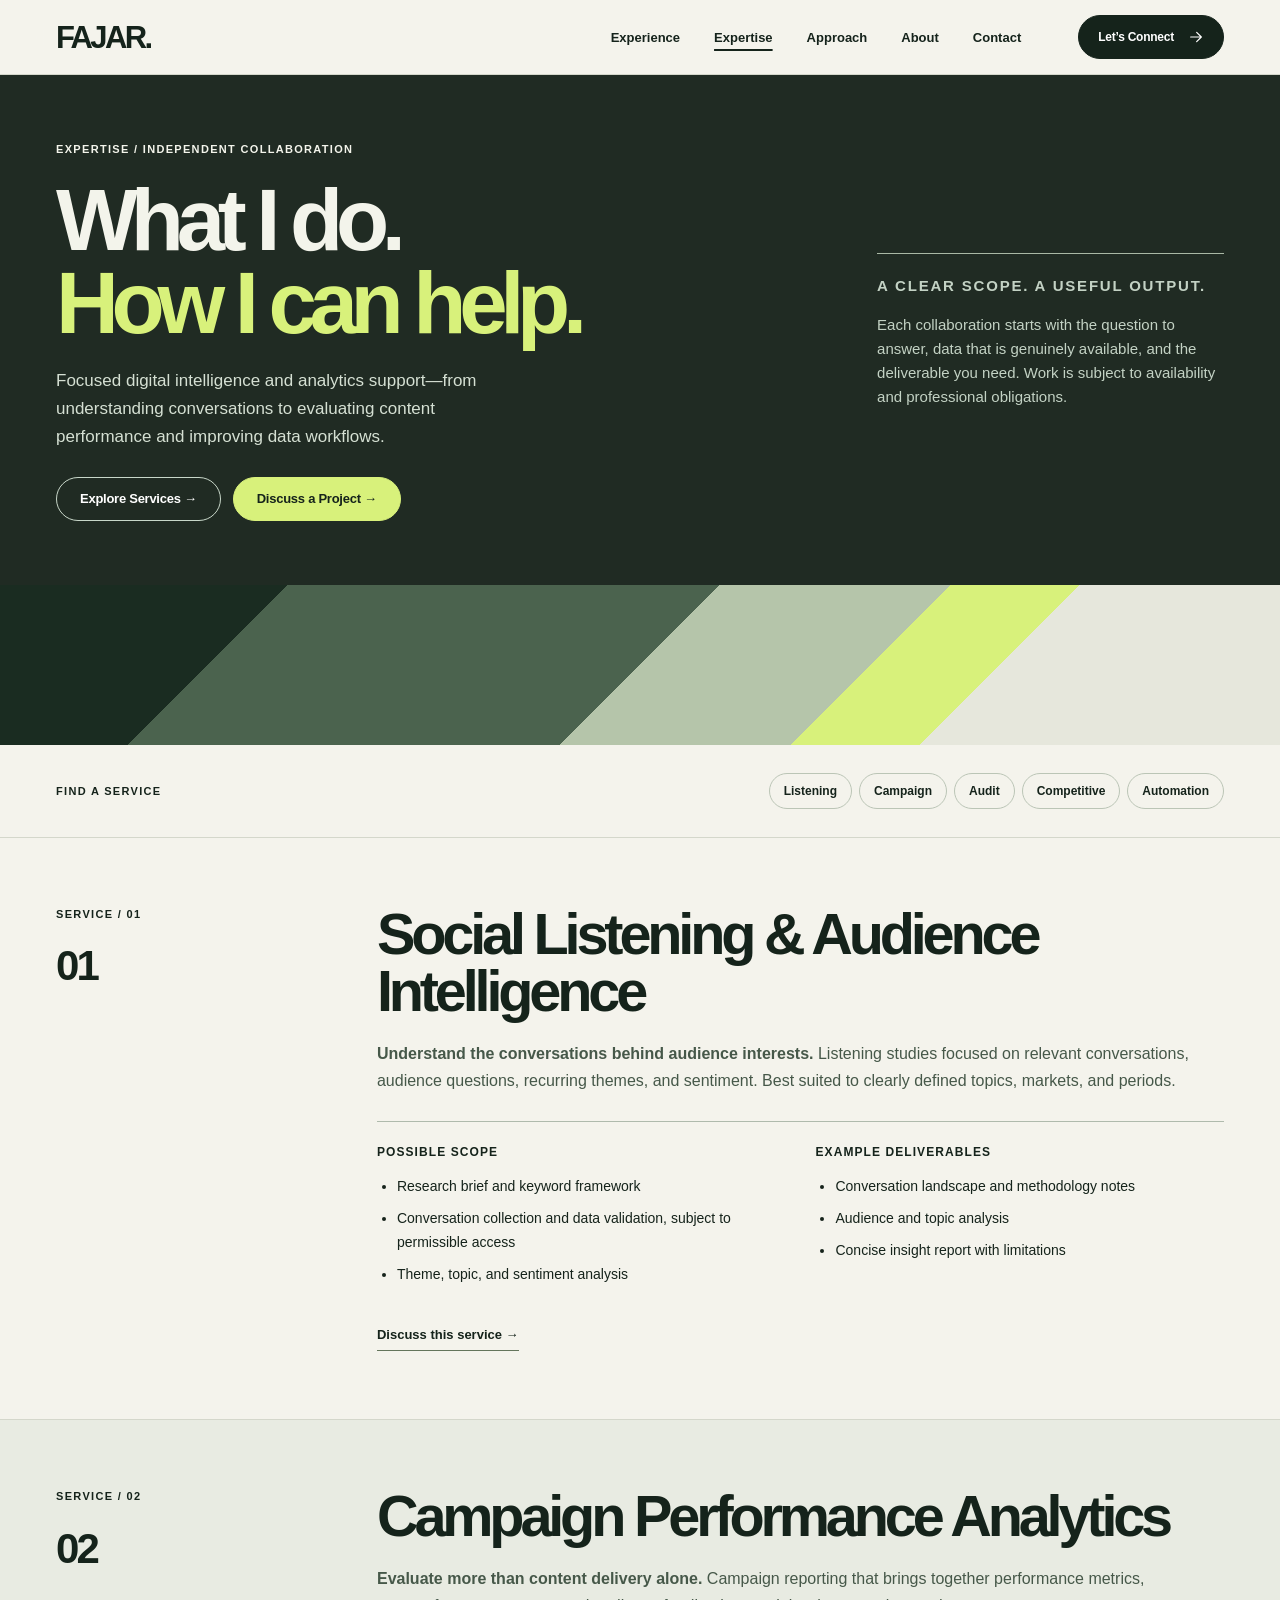
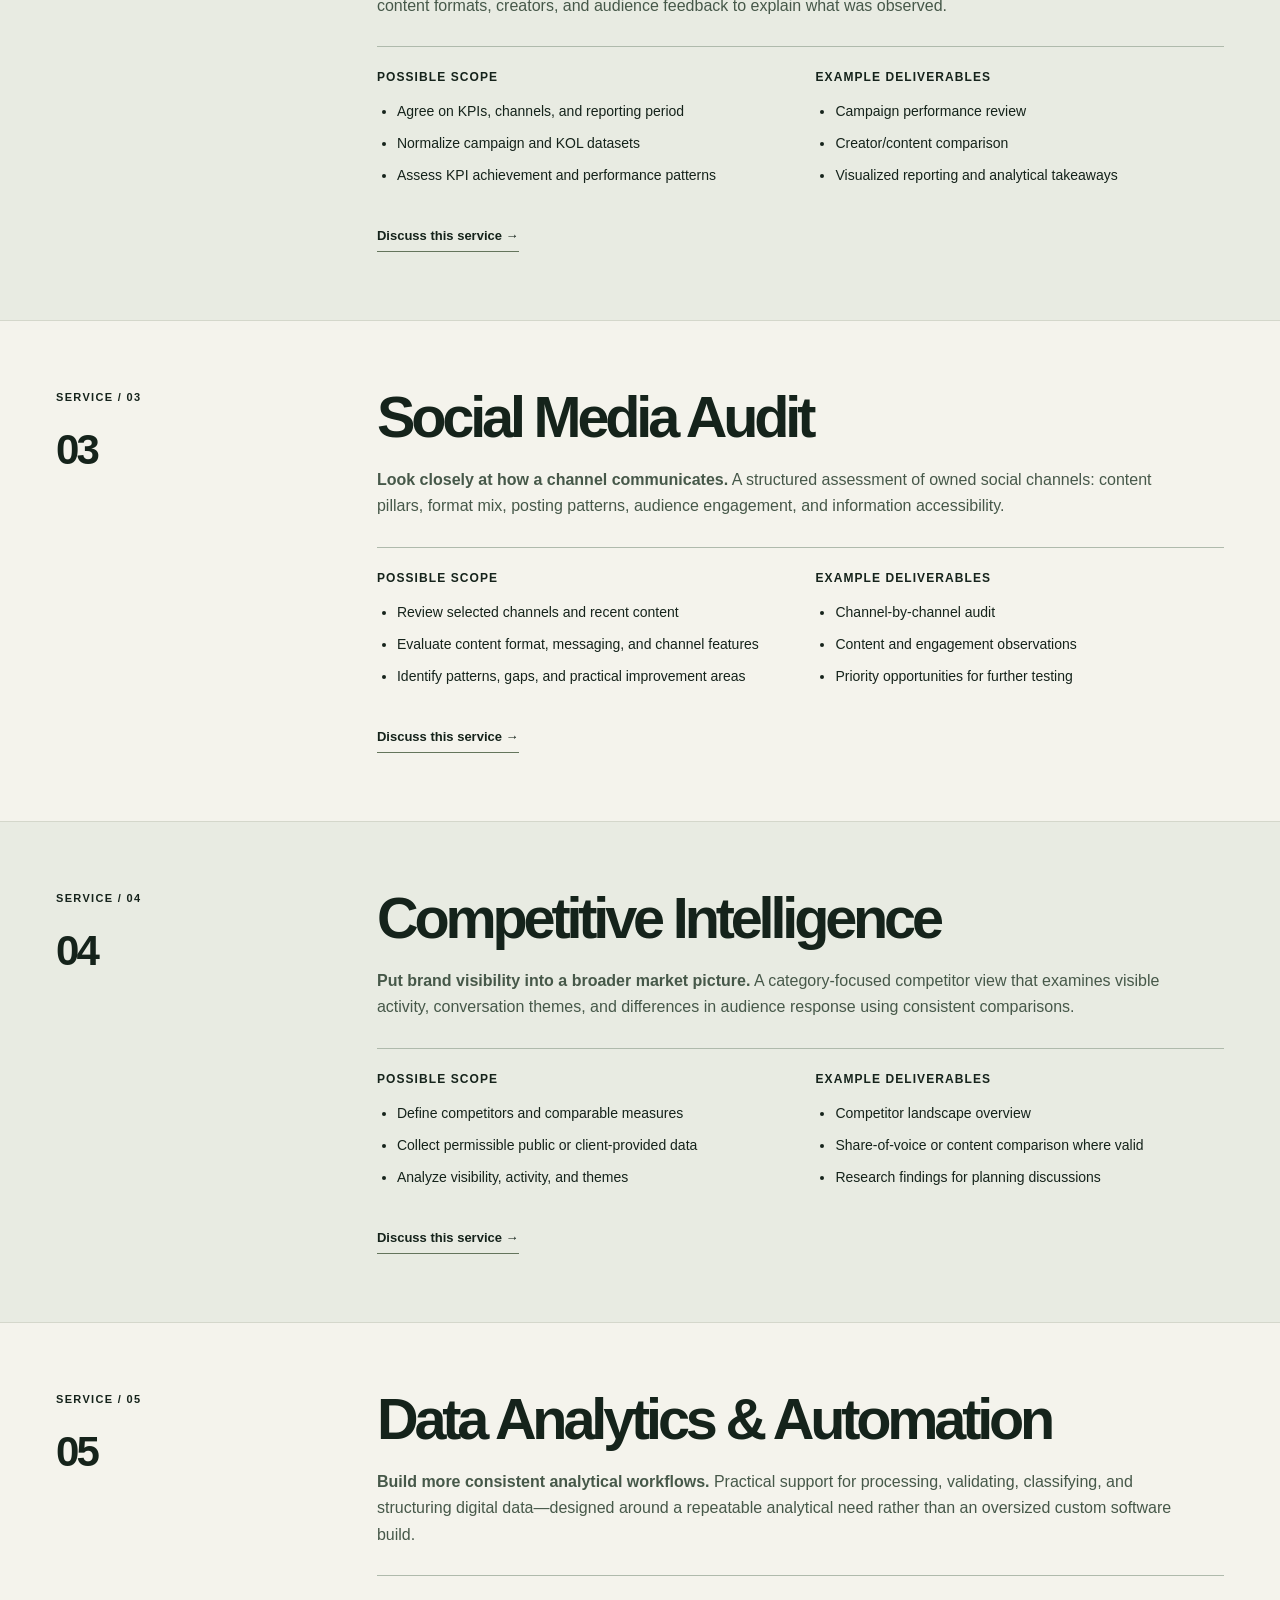
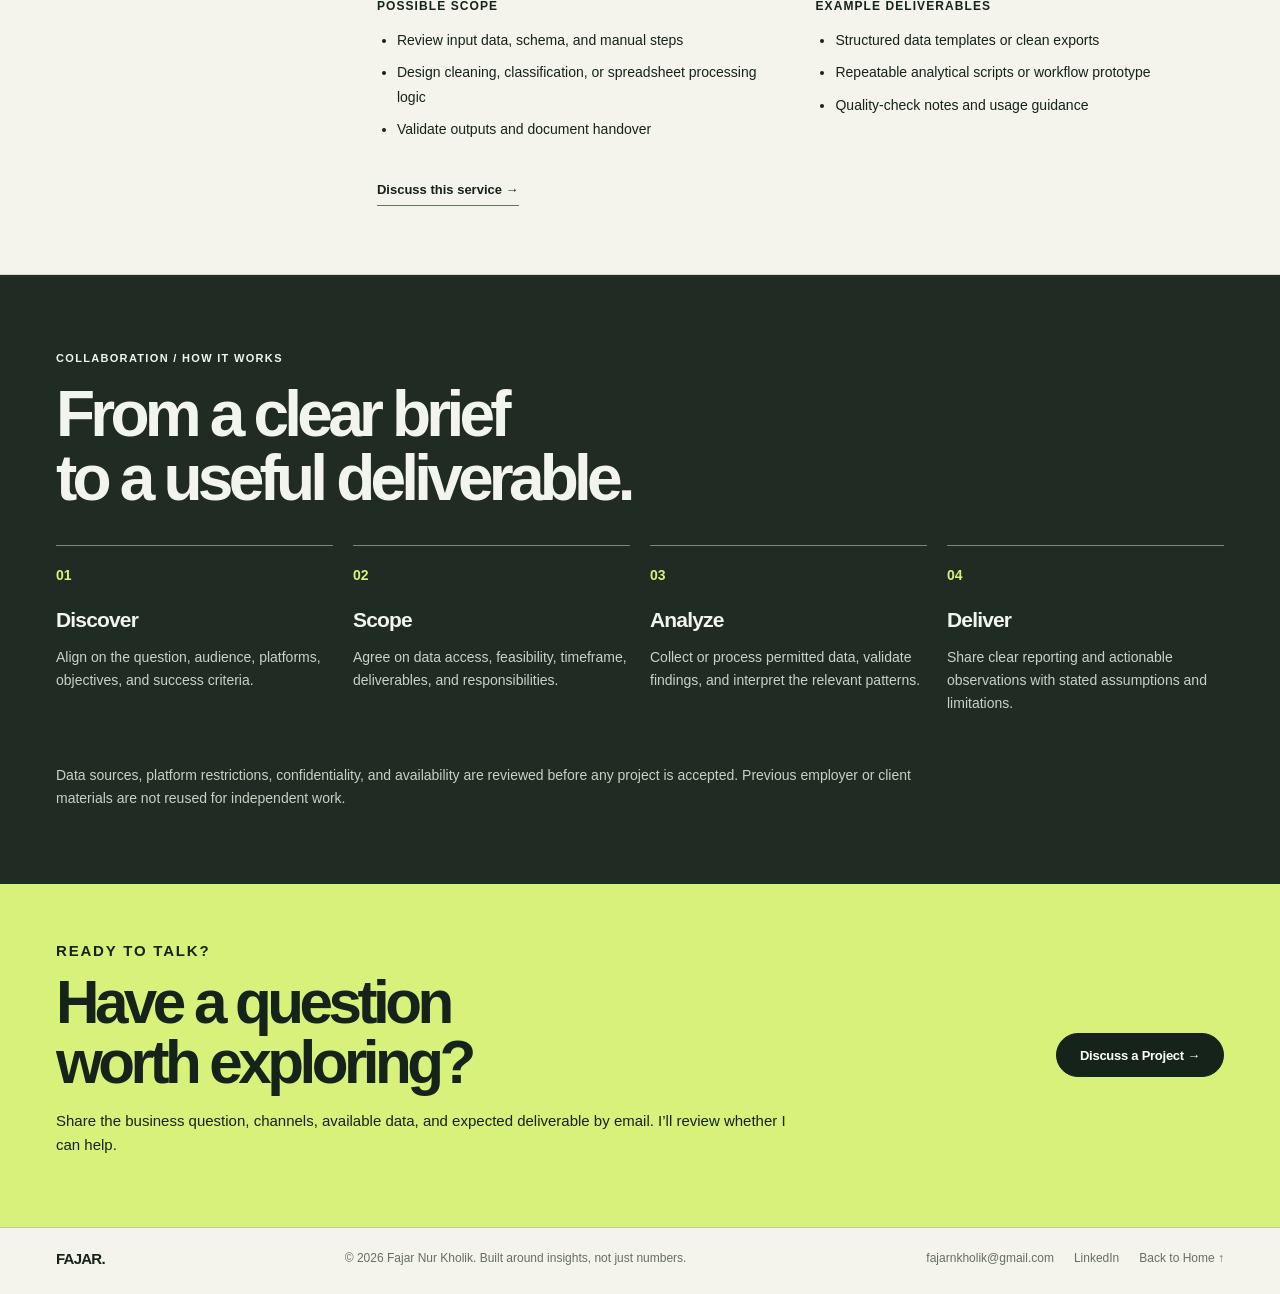
<file: site/services.html>
<!doctype html>
<!DOCTYPE html>
<html lang="en"><head><meta charset="utf-8"/><meta content="width=device-width, initial-scale=1" name="viewport"/><meta content="#F4F3EC" name="theme-color"/><meta content="Explore social listening, campaign analytics, social media audits, competitive research, and data analytics services by Fajar Nur Kholik." name="description"/><meta content="light" name="color-scheme"/><meta content="website" property="og:type"/><meta content="Services — Fajar Nur Kholik" property="og:title"/><meta content="Explore social listening, campaign analytics, social media audits, competitive research, and data analytics services by Fajar Nur Kholik." property="og:description"/><meta content="https://fajarnkholik10.github.io/assets/social-preview.jpg" property="og:image"/><title>Services — Fajar Nur Kholik</title><link href="assets/favicon.svg" rel="icon" type="image/svg+xml"/><link href="assets/styles.css" rel="stylesheet"/><script>document.documentElement.classList.add('js')</script><meta content="https://fajarnkholik10.github.io/services.html" property="og:url"/><link href="https://fajarnkholik10.github.io/services.html" rel="canonical"/><meta content="summary_large_image" name="twitter:card"/></head><body><a class="skip-link" href="#main-content">Skip to content</a><svg aria-hidden="true" style="position:absolute;width:0;height:0;overflow:hidden" xmlns="http://www.w3.org/2000/svg"><symbol id="icon-arrow" viewbox="0 0 24 24"><path d="M4 12h16m-7-7 7 7-7 7" fill="none" stroke="currentColor" stroke-linecap="round" stroke-linejoin="round" stroke-width="1.8"></path></symbol><symbol id="icon-menu" viewbox="0 0 24 24"><path d="M3 7h18M3 12h18M3 17h18" fill="none" stroke="currentColor" stroke-linecap="round" stroke-width="1.8"></path></symbol><symbol id="icon-close" viewbox="0 0 24 24"><path d="m5 5 14 14M19 5 5 19" fill="none" stroke="currentColor" stroke-linecap="round" stroke-width="1.8"></path></symbol></svg>
<header class="site-header" id="top"><nav aria-label="Primary navigation" class="nav-bar container"><a aria-label="Fajar Nur Kholik — home" class="brand" href="index.html">FAJAR.</a><div class="nav-links" id="nav-links"><a href="experience.html">Experience</a><a aria-current="page" href="services.html">Expertise</a><a href="index.html#approach">Approach</a><a href="index.html#about">About</a><a href="index.html#contact">Contact</a></div><a class="button button--small button--dark header-cta" href="mailto:fajarnkholik@gmail.com?subject=Hello%20Fajar%20-%20Portfolio%20Inquiry">Let’s Connect <svg aria-hidden="true"><use href="#icon-arrow"></use></svg></a><button aria-controls="nav-links" aria-expanded="false" aria-label="Open navigation menu" class="menu-button" id="menu-toggle" type="button"><svg aria-hidden="true"><use href="#icon-menu" id="menu-use"></use></svg></button></nav></header><main id="main-content"><section aria-labelledby="services-page-title" class="page-intro page-intro--dark"><div class="container page-intro__grid"><div><p class="eyebrow">Expertise / Independent collaboration</p><h1 id="services-page-title">What I do.<br/><em>How I can help.</em></h1><p class="page-intro__copy">Focused digital intelligence and analytics support—from understanding conversations to evaluating content performance and improving data workflows.</p><div class="page-intro__actions"><a class="button button--outline" href="#service-1" style="border-color:#c8d7c9;color:#fff">Explore Services →</a><a class="button" href="mailto:fajarnkholik@gmail.com?subject=Project%20Inquiry%20-%20Fajar%20Nur%20Kholik" style="background:var(--lime);border-color:var(--lime);color:var(--ink)">Discuss a Project →</a></div></div><aside class="page-intro__aside"><p class="eyebrow">A clear scope. A useful output.</p><p>Each collaboration starts with the question to answer, data that is genuinely available, and the deliverable you need. Work is subject to availability and professional obligations.</p></aside></div></section><div aria-hidden="true" class="services-intro-accent"></div><section class="directory"><div class="container directory__inner"><p class="eyebrow">Find a service</p><div class="directory__links"><a href="#service-1">Listening</a><a href="#service-2">Campaign</a><a href="#service-3">Audit</a><a href="#service-4">Competitive</a><a href="#service-5">Automation</a></div></div></section><section aria-labelledby="service-heading-1" class="service-section" id="service-1"><div class="container service-overview"><aside class="reveal"><p class="eyebrow">Service / 01</p><span class="service-index">01</span></aside><div class="service-body reveal"><h2 id="service-heading-1">Social Listening &amp; Audience Intelligence</h2><p><strong>Understand the conversations behind audience interests.</strong> Listening studies focused on relevant conversations, audience questions, recurring themes, and sentiment. Best suited to clearly defined topics, markets, and periods.</p><div class="service-columns"><div><h3>Possible scope</h3><ul><li>Research brief and keyword framework</li><li>Conversation collection and data validation, subject to permissible access</li><li>Theme, topic, and sentiment analysis</li></ul></div><div><h3>Example deliverables</h3><ul><li>Conversation landscape and methodology notes</li><li>Audience and topic analysis</li><li>Concise insight report with limitations</li></ul></div></div><a class="service-request" href="mailto:fajarnkholik@gmail.com?subject=Project%20Inquiry%20-%20Social%20Listening%20%26%20Audience%20Intelligence">Discuss this service →</a></div></div></section><section aria-labelledby="service-heading-2" class="service-section" id="service-2"><div class="container service-overview"><aside class="reveal"><p class="eyebrow">Service / 02</p><span class="service-index">02</span></aside><div class="service-body reveal"><h2 id="service-heading-2">Campaign Performance Analytics</h2><p><strong>Evaluate more than content delivery alone.</strong> Campaign reporting that brings together performance metrics, content formats, creators, and audience feedback to explain what was observed.</p><div class="service-columns"><div><h3>Possible scope</h3><ul><li>Agree on KPIs, channels, and reporting period</li><li>Normalize campaign and KOL datasets</li><li>Assess KPI achievement and performance patterns</li></ul></div><div><h3>Example deliverables</h3><ul><li>Campaign performance review</li><li>Creator/content comparison</li><li>Visualized reporting and analytical takeaways</li></ul></div></div><a class="service-request" href="mailto:fajarnkholik@gmail.com?subject=Project%20Inquiry%20-%20Campaign%20Performance%20Analytics">Discuss this service →</a></div></div></section><section aria-labelledby="service-heading-3" class="service-section" id="service-3"><div class="container service-overview"><aside class="reveal"><p class="eyebrow">Service / 03</p><span class="service-index">03</span></aside><div class="service-body reveal"><h2 id="service-heading-3">Social Media Audit</h2><p><strong>Look closely at how a channel communicates.</strong> A structured assessment of owned social channels: content pillars, format mix, posting patterns, audience engagement, and information accessibility.</p><div class="service-columns"><div><h3>Possible scope</h3><ul><li>Review selected channels and recent content</li><li>Evaluate content format, messaging, and channel features</li><li>Identify patterns, gaps, and practical improvement areas</li></ul></div><div><h3>Example deliverables</h3><ul><li>Channel-by-channel audit</li><li>Content and engagement observations</li><li>Priority opportunities for further testing</li></ul></div></div><a class="service-request" href="mailto:fajarnkholik@gmail.com?subject=Project%20Inquiry%20-%20Social%20Media%20Audit">Discuss this service →</a></div></div></section><section aria-labelledby="service-heading-4" class="service-section" id="service-4"><div class="container service-overview"><aside class="reveal"><p class="eyebrow">Service / 04</p><span class="service-index">04</span></aside><div class="service-body reveal"><h2 id="service-heading-4">Competitive Intelligence</h2><p><strong>Put brand visibility into a broader market picture.</strong> A category-focused competitor view that examines visible activity, conversation themes, and differences in audience response using consistent comparisons.</p><div class="service-columns"><div><h3>Possible scope</h3><ul><li>Define competitors and comparable measures</li><li>Collect permissible public or client-provided data</li><li>Analyze visibility, activity, and themes</li></ul></div><div><h3>Example deliverables</h3><ul><li>Competitor landscape overview</li><li>Share-of-voice or content comparison where valid</li><li>Research findings for planning discussions</li></ul></div></div><a class="service-request" href="mailto:fajarnkholik@gmail.com?subject=Project%20Inquiry%20-%20Competitive%20Intelligence">Discuss this service →</a></div></div></section><section aria-labelledby="service-heading-5" class="service-section" id="service-5"><div class="container service-overview"><aside class="reveal"><p class="eyebrow">Service / 05</p><span class="service-index">05</span></aside><div class="service-body reveal"><h2 id="service-heading-5">Data Analytics &amp; Automation</h2><p><strong>Build more consistent analytical workflows.</strong> Practical support for processing, validating, classifying, and structuring digital data—designed around a repeatable analytical need rather than an oversized custom software build.</p><div class="service-columns"><div><h3>Possible scope</h3><ul><li>Review input data, schema, and manual steps</li><li>Design cleaning, classification, or spreadsheet processing logic</li><li>Validate outputs and document handover</li></ul></div><div><h3>Example deliverables</h3><ul><li>Structured data templates or clean exports</li><li>Repeatable analytical scripts or workflow prototype</li><li>Quality-check notes and usage guidance</li></ul></div></div><a class="service-request" href="mailto:fajarnkholik@gmail.com?subject=Project%20Inquiry%20-%20Data%20Analytics%20%26%20Automation">Discuss this service →</a></div></div></section><section class="working-section"><div class="container"><p class="eyebrow">Collaboration / How it works</p><h2>From a clear brief<br/>to a useful deliverable.</h2><div class="working-grid"><div class="working-card"><span class="count">01</span><h3>Discover</h3><p>Align on the question, audience, platforms, objectives, and success criteria.</p></div><div class="working-card"><span class="count">02</span><h3>Scope</h3><p>Agree on data access, feasibility, timeframe, deliverables, and responsibilities.</p></div><div class="working-card"><span class="count">03</span><h3>Analyze</h3><p>Collect or process permitted data, validate findings, and interpret the relevant patterns.</p></div><div class="working-card"><span class="count">04</span><h3>Deliver</h3><p>Share clear reporting and actionable observations with stated assumptions and limitations.</p></div></div><p style="max-width:880px;color:#c4d3c3;font-size:14px;line-height:1.6;margin:35px 0 0">Data sources, platform restrictions, confidentiality, and availability are reviewed before any project is accepted. Previous employer or client materials are not reused for independent work.</p></div></section><section class="contact-band" id="services-contact"><div class="container contact-band__inner"><div><p class="eyebrow">Ready to talk?</p><h2>Have a question<br/>worth exploring?</h2><p>Share the business question, channels, available data, and expected deliverable by email. I’ll review whether I can help.</p></div><a class="button button--dark" href="mailto:fajarnkholik@gmail.com?subject=Project%20Inquiry%20-%20Fajar%20Nur%20Kholik">Discuss a Project →</a></div></section></main><footer class="footer"><div class="container footer-content"><strong>FAJAR.</strong><span>© <span id="year">2026</span> Fajar Nur Kholik. Built around insights, not just numbers.</span><div class="footer-links"><a href="mailto:fajarnkholik@gmail.com">fajarnkholik@gmail.com</a><a href="https://www.linkedin.com/in/fajarnurkholik/" rel="noopener noreferrer" target="_blank">LinkedIn</a><a href="index.html">Back to Home ↑</a></div></div></footer><script defer="" src="assets/site.js"></script></body></html>
</file>
<file: site/assets/styles.css>
:root{--ivory:#f4f3ec;--ivory-2:#eeede5;--ink:#15231b;--charcoal:#202b23;--line:#d4d7cb;--lime:#d8f17b;--sage:#dce4d7;--muted:#5d695f;--white:#fff;--max:1376px;--head:'Inter','DM Sans',Arial,sans-serif;--body:'Inter',Arial,sans-serif;--easing:cubic-bezier(.2,.75,.22,1)}
    *,*::before,*::after{box-sizing:border-box}
    html{scroll-behavior:smooth;scroll-padding-top:83px;overflow-x:clip}
    body{margin:0;overflow-x:clip;background:var(--ivory);font-family:var(--body);color:var(--ink);-webkit-font-smoothing:antialiased;text-rendering:optimizeLegibility}
    body.menu-open{overflow:hidden}
    button,a{touch-action:manipulation}
    button{font:inherit;cursor:pointer}
    a{color:inherit;text-decoration:none}
    img{display:block;max-width:100%}
    ::selection{background:var(--lime);color:var(--ink)}
    :focus-visible{outline:3px solid #6c8b34;outline-offset:4px}
    .container{width:min(calc(100% - 112px),var(--max));margin-inline:auto}
    .sr-only{position:absolute!important;width:1px;height:1px;padding:0;margin:-1px;overflow:hidden;clip:rect(0,0,0,0);white-space:nowrap;border:0}
    .eyebrow,.mini-label{margin:0;font-weight:700;text-transform:uppercase;letter-spacing:.12em;font-size:10px;line-height:1.35}
    .mini-label{font-size:10px;letter-spacing:.1em}
    .body-text{font-size:14px;line-height:1.6;letter-spacing:-.022em}
    .section-intro{display:grid;grid-template-columns: .94fr 1fr auto;gap:48px;align-items:end;margin-bottom:29px}
    .section-title{margin:5px 0 0;font-family:var(--head);font-weight:850;letter-spacing:-.071em;line-height:.98;font-size:clamp(34px,3.4vw,52px)}
    .section-intro p:not(.eyebrow){max-width:440px;margin:0;color:#48544b;line-height:1.6;font-size:13px}
    .inline-link{display:inline-flex;gap:18px;align-items:center;text-transform:uppercase;letter-spacing:.08em;font-size:10px;font-weight:750;white-space:nowrap;transition:gap .22s}
    .inline-link:hover{gap:26px}
    .button{appearance:none;display:inline-flex;align-items:center;justify-content:center;gap:14px;min-height:40px;padding:11px 23px;border-radius:999px;border:1px solid var(--ink);font-size:12px;font-weight:700;letter-spacing:-.02em;transition:background-color .18s,transform .18s,border-color .18s,color .18s}
    .button:hover{transform:translateY(-2px)}
    .button svg,.inline-link svg{width:16px;height:16px;flex:none}
    .button--dark{background:var(--ink);color:white}
    .button--dark:hover{background:#3a4e3e}
    .button--outline{background:transparent;color:var(--ink)}
    .button--outline:hover{background:#e1e8d1}
    .button--small{min-height:34px;padding:8px 19px;font-size:11px}
    .site-header{height:75px;position:sticky;top:0;z-index:100;background:rgba(244,243,236,.95);backdrop-filter:blur(18px);border-bottom:1px solid var(--line)}
    .nav-bar{height:100%;display:flex;justify-content:space-between;align-items:center;gap:24px}
    .brand{font-size:31px;letter-spacing:-.085em;font-weight:900;line-height:1;white-space:nowrap}
    .nav-links{display:flex;gap:34px;align-items:center;margin-left:auto;margin-right:33px}
    .nav-links a{font-weight:600;font-size:12px;transition:opacity .2s}
    .nav-links a:hover{opacity:.56}
    .menu-button{display:none;border:0;background:transparent;padding:9px;margin:-9px;color:var(--ink);z-index:102}
    .menu-button svg{width:24px;height:24px}
    .hero{border-bottom:1px solid var(--line)}
    .hero-shell{display:grid;grid-template-columns: 1.15fr .85fr;min-height:440px}
    .hero-content{padding:48px 48px 34px 0;display:flex;flex-direction:column;justify-content:center;min-width:0}
    .hero-title{margin:20px 0 14px;font-family:var(--head);font-weight:850;letter-spacing:-.082em;line-height:1.04;font-size:clamp(54px,5.3vw,83px)}
    .hero-title span{display:block;white-space:nowrap}
    .hero-lead{max-width:535px;margin:0;font-size:15px;line-height:1.6;letter-spacing:-.025em;color:#38473c}
    .hero-actions{margin-top:27px;display:flex;align-items:center;gap:11px;flex-wrap:wrap}
    .hero-under{margin:23px 0 0;font-size:11px;color:#47534b;line-height:1.6}
    .hero-visual{position:relative;isolation:isolate;overflow:hidden;display:grid;grid-template-columns:1fr 155px;min-height:440px;background:#d1d1c9}
    .hero-visual .hero-photography{position:relative;overflow:hidden}
    .hero-photography img{width:100%;height:100%;object-fit:cover;object-position:center}
    .hero-photography::after{content:"";position:absolute;inset:0;box-shadow:inset -18px 0 50px #101a1922;pointer-events:none}
    .visual-side{padding:43px 18px 20px;background:#e4e3d9;display:flex;flex-direction:column;gap:26px;justify-content:space-between}
    .visual-side .eyebrow{font-size:10px;line-height:1.7;letter-spacing:.14em;font-weight:700}
    .visual-side .bar{width:52px;height:1px;background:#343d35;margin-top:10px}
    .visual-side .vertical{font-size:9px;text-transform:uppercase;letter-spacing:.11em;writing-mode:vertical-rl;align-self:flex-end;font-weight:700}
    .experience{padding:54px 0 52px}
    .experience-grid{display:grid;grid-template-columns:repeat(3,minmax(0,1fr));gap:15px}
    .experience-card{min-height:240px;position:relative;overflow:hidden;border:0;text-align:left;color:white;background:#29372d;isolation:isolate;display:flex;flex-direction:column;align-items:stretch;padding:19px 22px 18px;transition:transform .3s var(--easing),box-shadow .3s;text-shadow:0 1px 2px #0003}
    .experience-card:hover{transform:translateY(-5px);box-shadow:0 16px 30px #18271b1e}
    .experience-card::before{content:"";position:absolute;inset:0;z-index:-2;background:linear-gradient(15deg,rgba(12,23,16,.94),rgba(14,25,21,.14) 72%),linear-gradient(125deg,#17261e,#778278 46%,#1a241d)}
    .experience-card::after{content:"";position:absolute;inset:0;z-index:-1;opacity:.9}
    .experience-card--consumer::after{background:linear-gradient(154deg,transparent 42%,rgba(240,238,225,.65) 42%,rgba(240,238,225,.65) 58%,transparent 58%),linear-gradient(26deg,transparent 58%,#a4aca495 58%,#a4aca495 74%,transparent 74%),repeating-linear-gradient(90deg,transparent 0 85px,#deded61c 86px 88px),linear-gradient(120deg,transparent,#b4bbb12b 55%,transparent)}
    .experience-card--campaign::before{background:linear-gradient(0deg,rgba(15,24,20,.91),rgba(26,41,34,.27)),url('hero-editorial.jpg') center 54%/cover}
    .experience-card--campaign::after{background:linear-gradient(112deg,#364a3a66,transparent 48%),linear-gradient(70deg,transparent 53%,#d3d4c738 53% 60%,transparent 60%)}
    .experience-card--reputation::before{background:linear-gradient(0deg,rgba(18,28,24,.96),rgba(13,24,20,.26)),linear-gradient(120deg,#2f3730,#83918a 48%,#202922)}
    .experience-card--reputation::after{background:repeating-linear-gradient(0deg,#e8ebdf0e 0 1px,transparent 1px 21px),linear-gradient(135deg,transparent 37%,#b0b5a45e 37% 56%,transparent 56%),linear-gradient(90deg,#151e1966,transparent)}
    .exp-index{font-size:11px;font-weight:650;margin-bottom:auto}
    .exp-content{display:flex;flex-direction:column;gap:8px}
    .exp-title{margin:0;font-size:21px;font-weight:750;letter-spacing:-.052em;line-height:1.14}
    .exp-copy{font-size:12px;line-height:1.48;max-width:250px;min-height:38px}
    .exp-tags{display:flex;flex-wrap:wrap;gap:9px 15px;margin-top:21px;font-size:9px;font-weight:600;color:#e2e8dd}
    .exp-cta{position:absolute;right:18px;top:18px;display:grid;place-items:center;border:1px solid #fff8;border-radius:50%;width:30px;height:30px;transition:background-color .2s,transform .2s}
    .experience-card:hover .exp-cta{background:#fff;color:#17251c;transform:rotate(45deg)}
    .more-experience{display:grid;grid-template-columns:repeat(3,1fr);gap:18px;margin-top:22px}
    .more-item{display:flex;align-items:start;gap:15px;padding:18px 0;border-top:1px solid var(--line)}
    .more-item .num{font-size:11px;color:#7c897e;padding-top:4px}
    .more-item strong{font-size:13px;letter-spacing:-.035em}
    .more-item p{margin:6px 0 0;color:var(--muted);font-size:11px;line-height:1.55}
    .services{background:var(--charcoal);color:#f4f5ef;padding:48px 0 47px;position:relative;isolation:isolate;overflow:hidden}
    .services::before{content:"";position:absolute;inset:0;z-index:-1;opacity:.2;background:radial-gradient(ellipse at 78% 80%,#6d8872,transparent 60%),repeating-linear-gradient(92deg,transparent 0 165px,#a4c0a30d 165px 166px)}
    .services .section-title{font-size:clamp(38px,4.4vw,64px)}
    .services .section-intro p{color:#c3d0c4}
    .services .inline-link{color:var(--lime)}
    .services-grid{display:grid;grid-template-columns:repeat(5,1fr)}
    .service-item{border-right:1px solid #65756791;padding:5px 21px 8px;min-width:0}
    .service-item:first-child{padding-left:0}
    .service-item:last-child{border-right:0;padding-right:0}
    .service-item summary{list-style:none;cursor:pointer;display:flex;flex-direction:column;gap:14px;position:relative;padding-right:8px}
    .service-item summary::-webkit-details-marker{display:none}
    .service-number{border:1px solid #dbe8d2;border-radius:50%;width:40px;height:40px;display:grid;place-items:center;font-size:13px;color:#f0f5ee}
    .service-item summary strong{font-size:14px;letter-spacing:-.045em;line-height:1.27;min-height:55px;max-width:195px}
    .service-item .service-short{font-size:11px;color:#d4ded2;line-height:1.6;max-width:215px;margin:0}
    .service-more{color:var(--lime);font-size:10px;display:inline-flex;align-items:center;gap:6px;font-weight:750;margin-top:4px}
    .service-details{font-size:11px;line-height:1.7;color:#d5e3d5;border-top:1px solid #6a8065;padding-top:13px;margin-top:16px}
    .service-details b{display:block;margin-top:8px;color:var(--lime);font-size:10px;text-transform:uppercase;letter-spacing:.06em}
    .service-item[open] .service-number{background:var(--lime);color:var(--ink);border-color:var(--lime)}
    .approach{padding:55px 0 62px}
    .approach-grid{display:grid;grid-template-columns:repeat(5,minmax(0,1fr));gap:24px;margin-top:36px}
    .step{position:relative;min-width:0;border-top:1px solid #a8b0a1;padding-top:18px}
    .step::before{content:"";width:6px;height:6px;background:var(--ink);border-radius:50%;position:absolute;right:0;top:-3.5px}
    .step:not(:last-child)::after{content:"";position:absolute;width:15px;height:15px;border:1px solid #bed377;border-radius:50%;top:-8px;left:0}
    .step-number{font-size:12px;font-weight:800;color:#91a33b;margin-bottom:10px}
    .step-title{font-size:14px;font-weight:750;letter-spacing:-.035em;margin:0 0 7px}
    .step p{margin:0;font-size:11px;line-height:1.65;color:#546052;max-width:180px}
    .approach-note{margin-top:30px;border-top:1px solid var(--line);padding-top:15px;color:#657266;font-size:11px;line-height:1.5}
    .lower{display:grid;grid-template-columns:minmax(0,2.1fr) minmax(355px,.9fr);border-top:1px solid var(--line)}
    .about{padding:39px 42px 41px max(56px,calc((100vw - var(--max))/2));display:grid;grid-template-columns:170px minmax(270px,1fr) minmax(205px,.82fr);align-items:center;gap:24px}
    .portrait{aspect-ratio:4/4.2;overflow:hidden;min-width:0;min-height:0;border-radius:5px;background:#d2d1cb;align-self:center}
    .portrait img{display:block;width:100%;height:auto;aspect-ratio:4/4.2;object-fit:cover;object-position:center 30%}
    .about-main h2{font-size:24px;line-height:1.05;letter-spacing:-.068em;margin:12px 0}
    .about-main p{font-size:12px;line-height:1.65;color:#485449;margin:0 0 10px;max-width:440px}
    .about-main .inline-link{margin-top:6px}
    .about-facts{border-left:1px solid #c8cec4;padding-left:22px;display:flex;flex-direction:column;gap:21px;min-width:0}
    .about-fact{display:grid;grid-template-columns:20px 1fr;gap:11px;font-size:11px;line-height:1.55}
    .about-fact .fact-icon{font-size:16px;line-height:1}
    .about-fact strong{display:block;font-size:11px;font-weight:800;letter-spacing:-.02em}
    .about-fact p{margin:2px 0 0;color:#566357}
    .about-fact a{text-decoration:underline;text-underline-offset:3px}
    .contact{background:var(--lime);padding:42px 34px;display:flex;flex-direction:column;justify-content:center;min-height:300px}
    .contact h2{font-size:clamp(31px,2.55vw,43px);line-height:1.02;letter-spacing:-.075em;margin:11px 0 12px}
    .contact p{font-size:12px;line-height:1.57;max-width:380px;margin:0}
    .contact-buttons{display:flex;gap:9px;flex-wrap:wrap;margin-top:23px}
    .contact-buttons .button{padding:10px 15px;min-height:37px;font-size:10px}
    .footer{border-top:1px solid #bbc7ae;background:var(--ivory);padding:22px 0 27px}
    .footer-content{display:flex;align-items:center;justify-content:space-between;gap:15px;flex-wrap:wrap;color:#647064;font-size:11px}
    .footer-content strong{font-size:15px;color:var(--ink);letter-spacing:-.05em}
    .footer-links{display:flex;gap:20px;align-items:center}
    .footer-links a:hover{text-decoration:underline;text-underline-offset:4px}
    dialog{border:0;max-width:min(640px,calc(100vw - 35px));width:100%;padding:0;background:var(--ivory);color:var(--ink);box-shadow:0 30px 85px #0c1b13a0;max-height:min(720px,calc(100vh - 42px));overflow:auto}
    dialog::backdrop{background:#0e1e16bd;backdrop-filter:blur(5px)}
    .dialog-content{padding:36px 42px 42px;position:relative}
    .dialog-close{position:absolute;right:26px;top:26px;border:1px solid #9ba89c;background:transparent;border-radius:50%;width:34px;height:34px;font-size:22px;display:grid;place-items:center;line-height:1}
    .dialog-content h2{font-size:clamp(33px,5vw,52px);line-height:1.02;letter-spacing:-.07em;margin:24px 0 12px}
    .dialog-content p{font-size:14px;line-height:1.7;color:#4a574e}
    .dialog-block{border-top:1px solid var(--line);margin-top:26px;padding-top:18px}
    .dialog-block h3{font-size:12px;text-transform:uppercase;letter-spacing:.07em}
    .dialog-block p{margin:9px 0 0}
    .dialog-tags{display:flex;gap:8px;flex-wrap:wrap;margin-top:24px}
    .dialog-tags span{border:1px solid #aab6a5;padding:7px 10px;font-size:10px;border-radius:99px}
    .reveal{opacity:1;transform:none}
    @media(prefers-reduced-motion:no-preference){.js .reveal{opacity:0;transform:translateY(22px);transition:opacity .65s var(--easing),transform .65s var(--easing)}.js .reveal.is-visible{opacity:1;transform:translateY(0)}}
    @media(max-width:1250px){.container{width:min(calc(100% - 74px),var(--max))}.hero-title{font-size:clamp(49px,5.2vw,75px)}.hero-visual{grid-template-columns:1fr 115px}.visual-side{padding-inline:12px}.lower{grid-template-columns:1.5fr .86fr}.about{grid-template-columns:130px minmax(220px,1.1fr) minmax(175px,.92fr);padding-left:37px;gap:20px}.contact{padding-inline:28px}}
    @media(max-width:1020px){.nav-links{gap:19px;margin-right:10px}.hero-shell{grid-template-columns:1fr .87fr}.hero-content{padding-right:20px}.hero-title{font-size:clamp(43px,5.25vw,64px)}.hero-visual{grid-template-columns:1fr 92px}.hero-visual,.hero-shell{min-height:380px}.visual-side .eyebrow{font-size:8px}.section-intro{grid-template-columns:1fr 1fr;gap:20px}.section-intro>.inline-link{grid-column:2;justify-self:end}.experience-card{min-height:225px}.exp-title{font-size:18px}.exp-tags{font-size:8px;gap:7px}.services-grid{grid-template-columns:repeat(3,1fr);row-gap:28px}.service-item:nth-child(3){border-right:none}.service-item:nth-child(4){padding-left:0}.service-item summary strong{min-height:auto}.lower{grid-template-columns:1fr}.about{padding:35px 37px;grid-template-columns:160px 1.2fr 1fr}.contact{padding:37px}.contact h2{font-size:38px}.contact-buttons .button{font-size:11px}}
    @media(max-width:760px){html{scroll-padding-top:64px}.container{width:calc(100% - 38px)}.site-header{height:62px}.brand{font-size:26px}.header-cta{display:none}.menu-button{display:flex;align-items:center;justify-content:center}.nav-links{position:fixed;top:62px;left:0;right:0;height:calc(100dvh - 62px);background:var(--ivory);padding:35px 21px 90px;display:none;flex-direction:column;align-items:stretch;gap:0;overflow:auto;margin:0;z-index:100}.menu-open .nav-links{display:flex}.nav-links a{font-size:30px;font-weight:750;letter-spacing:-.055em;padding:19px 10px;border-bottom:1px solid var(--line)}.hero-shell{display:flex;flex-direction:column;min-height:auto}.hero-content{padding:43px 0 31px}.hero-title{font-size:clamp(45px,10.3vw,72px);margin:20px 0 12px}.hero-title span{white-space:normal}.hero-lead{font-size:14px}.hero-under{font-size:10px;margin-top:22px}.hero-actions{display:grid;grid-template-columns:1fr 1fr;gap:8px;margin-top:23px}.hero-actions .button{padding:10px 8px;font-size:11px}.hero-visual{min-height:260px;height:260px;grid-template-columns:1fr 120px;margin:0 0 20px}.hero-photography img{object-position:center 44%}.visual-side{padding:25px 13px}.visual-side .eyebrow{font-size:9px}.visual-side .vertical{font-size:8px}.experience{padding:45px 0 37px}.section-intro{display:flex;flex-direction:column;align-items:start;gap:12px;margin-bottom:21px}.section-title{font-size:clamp(35px,8vw,52px);line-height:1}.section-intro p:not(.eyebrow){font-size:12px}.section-intro>.inline-link{align-self:flex-start;margin-top:5px}.experience-grid{grid-template-columns:1fr;gap:11px}.experience-card{min-height:175px;padding:17px 20px}.exp-title{font-size:22px}.exp-copy{min-height:0}.exp-tags{font-size:9px;margin-top:15px}.more-experience{grid-template-columns:1fr;gap:0;margin-top:22px}.more-item{padding:13px 0}.services{padding:43px 0}.services-grid{grid-template-columns:1fr;gap:0}.service-item,.service-item:nth-child(4){padding:14px 0;border-right:0;border-top:1px solid #607363}.service-item:last-child{border-bottom:1px solid #607363}.service-item summary{display:grid;grid-template-columns:37px 1fr auto;align-items:center;gap:11px;padding:0}.service-number{width:34px;height:34px;font-size:11px}.service-item summary strong{font-size:16px;max-width:none}.service-short{display:none}.service-more{margin:0;font-size:0}.service-more::after{content:'+';font-size:20px}.service-item[open] .service-more::after{content:'−'}.service-details{margin:14px 0 0 48px}.approach{padding:44px 0}.approach-grid{grid-template-columns:1fr;gap:0;margin-top:28px}.step{border-top:0;border-left:1px solid #afb8a9;padding:2px 0 26px 28px;display:grid;grid-template-columns:35px 1fr;gap:2px 10px}.step:not(:last-child)::after{top:0;left:-8px}.step::before{right:auto;left:-3.5px;top:0}.step-number{grid-row:1/3;margin:1px 0;font-size:13px}.step-title{font-size:15px}.step p{max-width:370px}.approach-note{margin-top:7px}.lower{display:flex;flex-direction:column}.about{padding:30px 19px 40px;display:grid;grid-template-columns:115px 1fr;gap:18px;align-items:start}.portrait{min-height:0;max-height:none;aspect-ratio:4/5}.portrait img{aspect-ratio:4/5}.about-main h2{font-size:26px;margin-top:12px}.about-main p{font-size:11px}.about-facts{border-left:0;border-top:1px solid var(--line);padding:20px 0 0;grid-column:1/-1;display:grid;grid-template-columns:1fr 1fr;gap:20px}.about-fact{font-size:10px}.contact{padding:39px 22px;min-height:300px}.contact h2{font-size:43px}.contact-buttons{display:grid;grid-template-columns:1fr 1fr}.contact-buttons .button{padding:10px 8px;font-size:10px}.footer{padding:22px 0}.dialog-content{padding:34px 22px 28px}.dialog-close{top:20px;right:19px}}
    @media(max-width:375px){.hero-title{font-size:43px}.hero-visual{grid-template-columns:1fr 97px}.visual-side .eyebrow{font-size:8px}.about{grid-template-columns:97px 1fr}.about-main h2{font-size:23px}.about-facts{grid-template-columns:1fr}.contact-buttons{grid-template-columns:1fr}}
    @media(prefers-reduced-motion:reduce){*,*::before,*::after{animation-duration:.01ms!important;transition-duration:.01ms!important;scroll-behavior:auto!important}}
  

/* V2 typography, accessibility and responsive refinements */
.eyebrow,.mini-label{font-size:11px;line-height:1.5}
.body-text{font-size:15px}
.section-intro p:not(.eyebrow){font-size:15px}
.inline-link{font-size:12px;min-height:44px}
.button{min-height:44px;font-size:13px}
.button--small{min-height:44px;font-size:12px}
.nav-links a{font-size:13px}
.hero-under{font-size:13px}
.exp-index{font-size:12px}.exp-copy{font-size:14px}.exp-tags{font-size:11px}
.exp-cta{height:37px;width:37px}.more-item strong{font-size:15px}.more-item p{font-size:13px}
.service-item summary strong{font-size:15px}.service-item .service-short{font-size:13px}.service-details{font-size:13px}.service-more{font-size:12px}
.step p{font-size:13px}.step-title{font-size:16px}.step-number{font-size:13px}.approach-note{font-size:13px}
.about-main p{font-size:14px}.about-fact{font-size:13px}.about-fact strong{font-size:13px}
.contact p{font-size:14px}.contact-buttons .button{font-size:12px;min-height:44px}
.footer-content{font-size:12px}.exp-cta{font-size:16px}
.experience-card:focus-visible{outline:4px solid #93ad40;outline-offset:4px}
.skip-link{position:absolute;top:-80px;left:16px;z-index:1000;background:var(--lime);color:var(--ink);padding:12px 16px;font-weight:750}
.skip-link:focus{top:10px}
.nav-links a[aria-current=page]{text-decoration:underline;text-decoration-thickness:2px;text-underline-offset:7px}
/* Secondary page hero and editorial system */
.page-intro{padding:66px 0 64px;border-bottom:1px solid var(--line);position:relative;overflow:hidden}
.page-intro--dark{background:var(--charcoal);color:#f3f4eb;border-bottom:none}
.page-intro__grid{display:grid;grid-template-columns:minmax(0,1.45fr) minmax(260px,.7fr);gap:8vw;align-items:end}
.page-intro h1{font-size:clamp(53px,6.8vw,105px);line-height:.96;letter-spacing:-.084em;max-width:1050px;margin:20px 0 22px;font-weight:850}
.page-intro h1 em{font-style:normal;color:#789442}
.page-intro--dark h1 em{color:var(--lime)}
.page-intro__copy{font-size:17px;line-height:1.65;color:#48594b;max-width:430px;margin:0}
.page-intro--dark .page-intro__copy{color:#d5e0d3}
.page-intro__aside{border-top:1px solid #a9b8a5;padding-top:20px;align-self:center}
.page-intro__aside .eyebrow{margin-bottom:15px}
.page-intro__aside p{font-size:15px;line-height:1.6;margin:0;color:#4e5c50}
.page-intro--dark .page-intro__aside p{color:#c3d2c4}
.page-intro__actions{margin-top:26px;display:flex;flex-wrap:wrap;gap:12px}
.directory{padding:28px 0;border-bottom:1px solid var(--line)}
.directory__inner{display:flex;align-items:center;justify-content:space-between;gap:18px;flex-wrap:wrap}
.directory__links{display:flex;flex-wrap:wrap;gap:7px}
.directory__links a{font-size:12px;font-weight:700;padding:10px 14px;border:1px solid #bbc5b6;border-radius:40px;transition:background .2s}
.directory__links a:hover{background:var(--sage)}
.proof-note{background:var(--sage);padding:24px 0}
.proof-note__inner{display:flex;gap:22px;align-items:flex-start}
.proof-note__inner strong{font-size:15px;min-width:180px}
.proof-note__inner p{max-width:880px;margin:0;color:#415345;font-size:14px;line-height:1.65}
.experience-detail{padding:72px 0;border-bottom:1px solid var(--line);scroll-margin-top:90px}
.experience-detail--sage{background:#e7eae0}.experience-detail--light{background:#faf9f4}
.detail-top{display:grid;grid-template-columns:minmax(0,1.15fr) minmax(260px,.85fr);gap:6vw;align-items:end;margin-bottom:32px}
.detail-top h2{font-size:clamp(42px,4.75vw,72px);line-height:1.02;letter-spacing:-.075em;margin:16px 0 10px}
.detail-top p{font-size:16px;line-height:1.68;margin:0;color:#435348}
.detail-mark{height:195px;position:relative;overflow:hidden;background:#182920;isolation:isolate}
.detail-mark:before{content:'';position:absolute;width:70%;height:170%;top:-45%;right:-8%;transform:rotate(33deg);background:#bac5b7;opacity:.6}
.detail-mark:after{content:'';position:absolute;width:55%;height:120%;top:-12%;left:18%;border-left:1px solid #edf1e5a6;border-right:1px solid #edf1e5a6;transform:rotate(-30deg);background:linear-gradient(90deg,#d4ddc730,transparent)}
.detail-mark--campaign{background:linear-gradient(145deg,#293b2e,#87978a);}
.detail-mark--campaign:before{transform:rotate(-42deg);right:15%;width:45%;background:#d8f17b;opacity:.35}
.detail-mark--reputation{background:repeating-linear-gradient(0deg,#1d3027 0px,#1d3027 15px,#4a5b4b 16px,#4a5b4b 17px)}
.detail-mark--digital{background:linear-gradient(130deg,#3c5144,#111e18)}
.detail-mark--competitive{background:linear-gradient(115deg,#a2b19a,#2c4032)}
.detail-mark--automation{background:linear-gradient(125deg,#1f3328,#718973)}
.detail-grid{display:grid;grid-template-columns:repeat(3,minmax(0,1fr));gap:0;border-top:1px solid #aebbaa}
.detail-block{padding:24px 30px 6px 0;border-right:1px solid #c5cec1}
.detail-block:not(:first-child){padding-left:25px}
.detail-block:last-child{border-right:0}
.detail-block h3{font-size:12px;letter-spacing:.08em;text-transform:uppercase;margin:0 0 17px;color:#4e614e}
.detail-block p,.detail-block li{font-size:14px;line-height:1.72;color:#36483a}
.detail-block ul{margin:0;padding-left:19px}
.detail-block li+li{margin-top:7px}
.detail-tags{display:flex;gap:8px;flex-wrap:wrap;margin:20px 0 0}
.detail-tags span{border:1px solid #a9b8a5;padding:7px 11px;font-size:11px;border-radius:30px;font-weight:650}
.experience-closing{background:#1e2d23;color:#eef1e9;padding:65px 0}
.experience-closing__grid{display:grid;grid-template-columns:1fr 1fr;gap:50px}
.experience-closing h2{font-size:clamp(38px,4.4vw,65px);line-height:1;letter-spacing:-.072em;margin:10px 0 18px}
.experience-closing p{font-size:15px;color:#d4e0d0;line-height:1.7}
.experience-closing a{color:var(--lime)}
.services-intro-accent{height:160px;background:linear-gradient(135deg,#1a2c21 20%,#4b634e 20% 50%,#b5c5aa 50% 66%,#d8f17b 66% 75%,#e6e7dc 75%)}
.service-section{padding:68px 0;border-bottom:1px solid var(--line);scroll-margin-top:90px}
.service-section:nth-of-type(even){background:#e8ebe2}
.service-overview{display:grid;grid-template-columns:clamp(170px,22%,300px) minmax(0,1fr);gap:5vw}
.service-overview aside{display:flex;flex-direction:column;gap:20px}
.service-overview aside .service-index{font-size:42px;letter-spacing:-.07em;font-weight:800}
.service-overview .service-body h2{font-size:clamp(36px,4.5vw,68px);line-height:1;letter-spacing:-.072em;margin:0 0 20px}
.service-overview .service-body>p{font-size:16px;line-height:1.66;color:#465849;max-width:820px;margin:0 0 27px}
.service-columns{display:grid;grid-template-columns:1fr 1fr;gap:30px;border-top:1px solid #afbaac;padding-top:23px}
.service-columns h3{font-size:12px;letter-spacing:.09em;text-transform:uppercase;margin:0 0 15px}
.service-columns ul{margin:0;padding-left:20px}.service-columns li{font-size:14px;line-height:1.72;margin-bottom:8px}
.service-request{display:inline-flex;gap:12px;align-items:center;margin-top:25px;border-bottom:1px solid #64755c;padding:8px 0;font-size:13px;font-weight:750}
.service-request:hover{color:#5d7c2c}
.working-section{padding:75px 0;background:var(--charcoal);color:#f2f5ed}
.working-section h2{font-size:clamp(39px,5vw,67px);letter-spacing:-.075em;line-height:1;margin:16px 0 35px}
.working-grid{display:grid;grid-template-columns:repeat(4,1fr);gap:20px}
.working-card{border-top:1px solid #748a72;padding-top:20px}
.working-card .count{font-weight:750;color:var(--lime);font-size:14px}
.working-card h3{font-size:21px;margin:24px 0 8px;letter-spacing:-.04em}
.working-card p{font-size:14px;color:#c7d3c7;line-height:1.65}
.contact-band{padding:55px 0;background:var(--lime)}
.contact-band__inner{display:flex;align-items:center;justify-content:space-between;gap:36px}
.contact-band h2{font-size:clamp(35px,4.7vw,64px);letter-spacing:-.075em;line-height:1;margin:10px 0}
.contact-band p{font-size:15px;line-height:1.6;max-width:750px}
.contact-band .button{flex:none}
.main-anchor{scroll-margin-top:90px}
@media(max-width:1020px){.page-intro__grid{grid-template-columns:1fr .6fr;gap:30px}.detail-top{grid-template-columns:1fr .8fr;gap:28px}.detail-grid{gap:0}.detail-block{padding-right:17px}.detail-block:not(:first-child){padding-left:17px}.working-grid{grid-template-columns:repeat(2,1fr)} }
@media(max-width:760px){
  .site-header .nav-links{height:calc(100dvh - 62px)}
  .nav-links a{font-size:27px;min-height:55px;display:flex;align-items:center}
  .hero-lead{font-size:15px}.hero-actions{grid-template-columns:1fr}.hero-actions .button{font-size:13px;min-height:46px}
  .hero-under{font-size:13px}.hero-content{padding-top:46px}
  .section-intro p:not(.eyebrow){font-size:15px}
  .exp-copy{font-size:14px}.exp-tags{font-size:11px}
  .about{grid-template-columns:115px 1fr;gap:18px}.about-main p{font-size:14px}
  .about-facts{grid-template-columns:1fr;gap:16px}.about-fact{font-size:14px}.about-fact strong{font-size:14px}
  .contact-buttons{grid-template-columns:1fr}.contact-buttons .button{font-size:13px}
  .contact p{font-size:15px}.footer-content{font-size:13px}
  .page-intro{padding:51px 0 49px}.page-intro__grid{display:flex;flex-direction:column;align-items:stretch;gap:33px}.page-intro h1{font-size:clamp(43px,10vw,67px)}
  .page-intro__copy{font-size:16px}.page-intro__aside{padding-top:18px}
  .directory__inner{align-items:start}.directory__links{gap:6px}.directory__links a{font-size:12px;padding:9px 11px}
  .proof-note__inner{display:block}.proof-note__inner p{margin-top:11px}
  .experience-detail{padding:51px 0}.detail-top{grid-template-columns:1fr;gap:22px}.detail-mark{height:120px}.detail-top h2{font-size:clamp(38px,9vw,57px)}
  .detail-grid{grid-template-columns:1fr}.detail-block,.detail-block:not(:first-child){padding:19px 0;border-right:0;border-bottom:1px solid #c5cec1}.detail-block:last-child{border-bottom:0}
  .detail-tags{margin-top:20px}.experience-closing__grid{grid-template-columns:1fr;gap:8px}
  .service-section{padding:50px 0}.service-overview{grid-template-columns:1fr;gap:15px}.service-overview aside{flex-direction:row;justify-content:space-between;align-items:center}.service-overview aside .service-index{font-size:30px}.service-overview .service-body h2{font-size:clamp(38px,9vw,55px)}
  .service-columns{grid-template-columns:1fr;gap:24px}.services-intro-accent{height:95px}
  .working-grid{grid-template-columns:1fr}.working-section{padding:55px 0}.working-card h3{margin-top:10px}
  .contact-band__inner{flex-direction:column;align-items:stretch}.contact-band .button{align-self:flex-start}
}
@media(max-width:375px){.hero-title{font-size:clamp(36px,11.3vw,44px)}.about{grid-template-columns:100px 1fr}.about-main h2{font-size:24px}.contact h2{font-size:36px}}

/* Content remains visible in screenshots, slow-loading and reduced motion contexts. */
.js .reveal,.js .reveal.is-visible{opacity:1!important;transform:none!important}
/* Small-screen resilience: preserve the editorial layout without horizontal scrolling. */
@media (max-width:375px){
  .inline-link{white-space:normal;max-width:100%;overflow-wrap:anywhere;flex-wrap:wrap;gap:8px}
  .about{grid-template-columns:minmax(0,100px) minmax(0,1fr)}
  .about-main,.about-facts,.about-fact,.about-fact > div{min-width:0}
}
</file>
